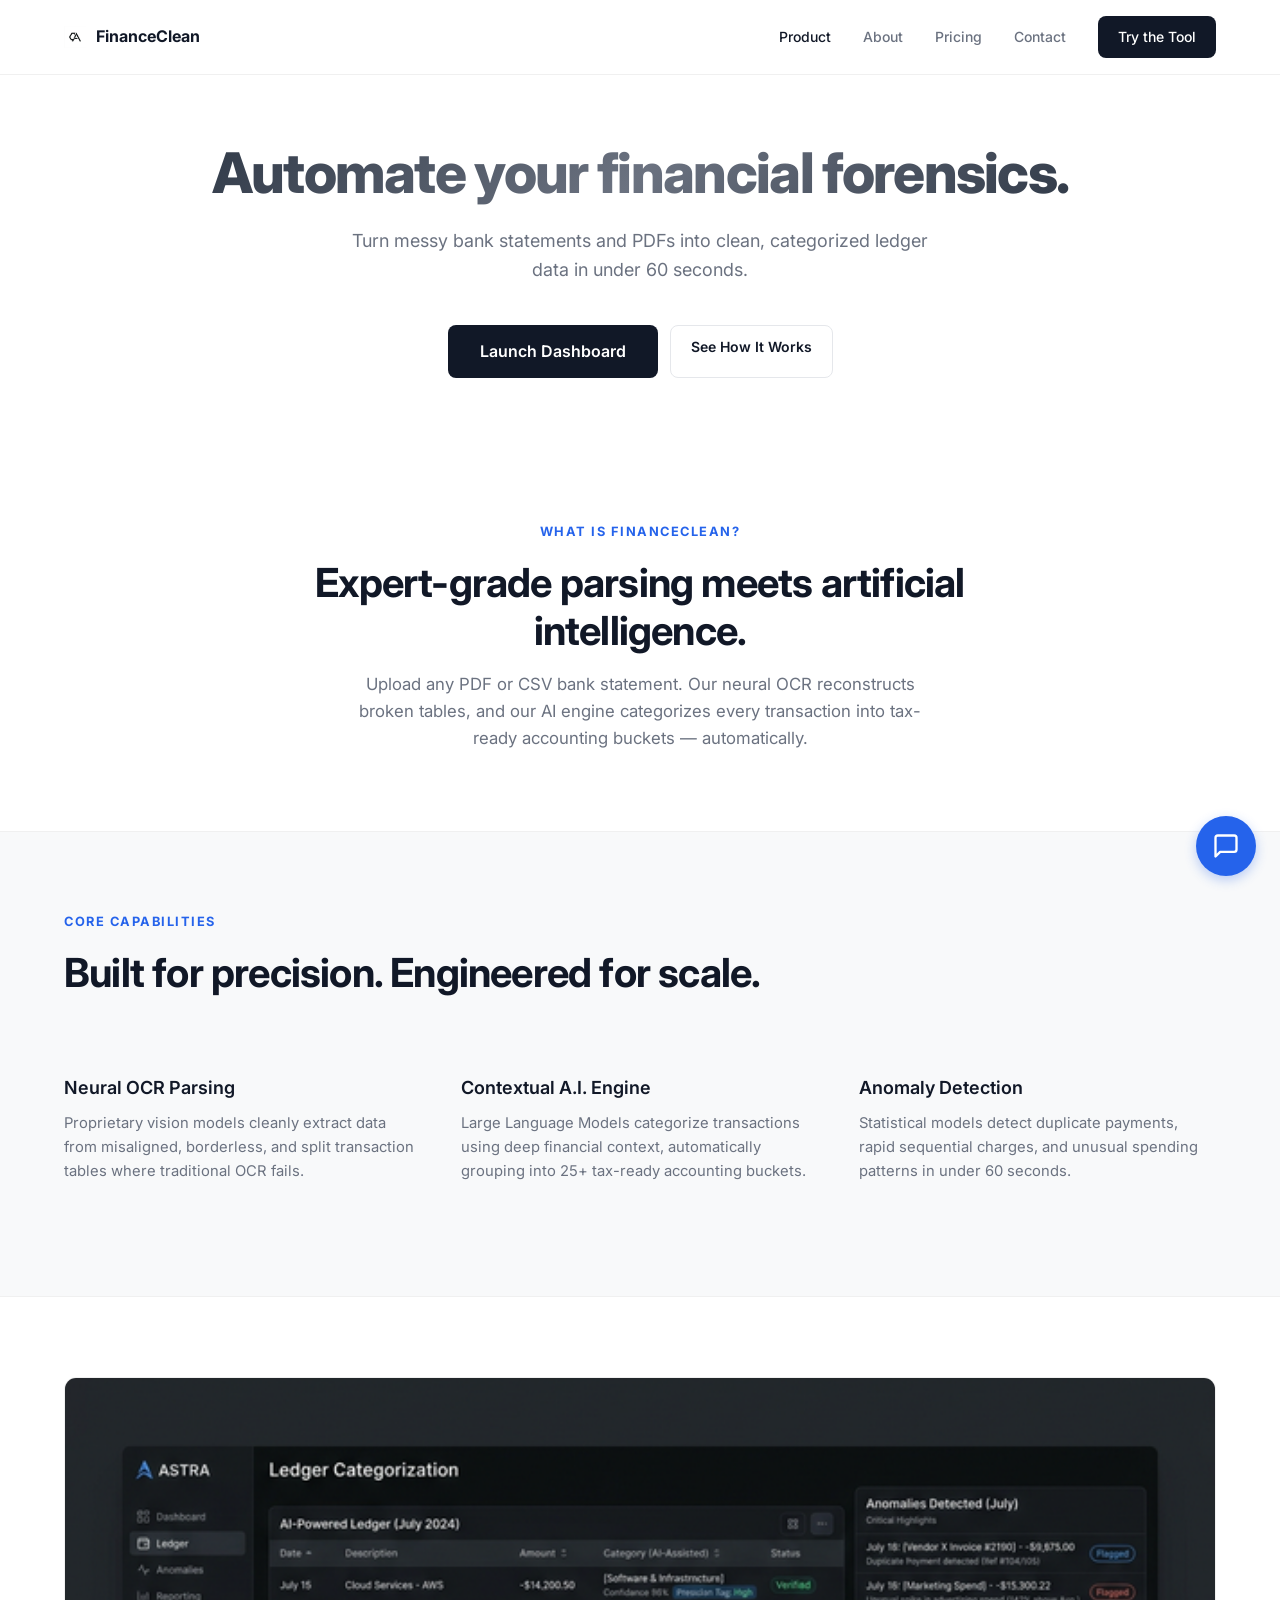
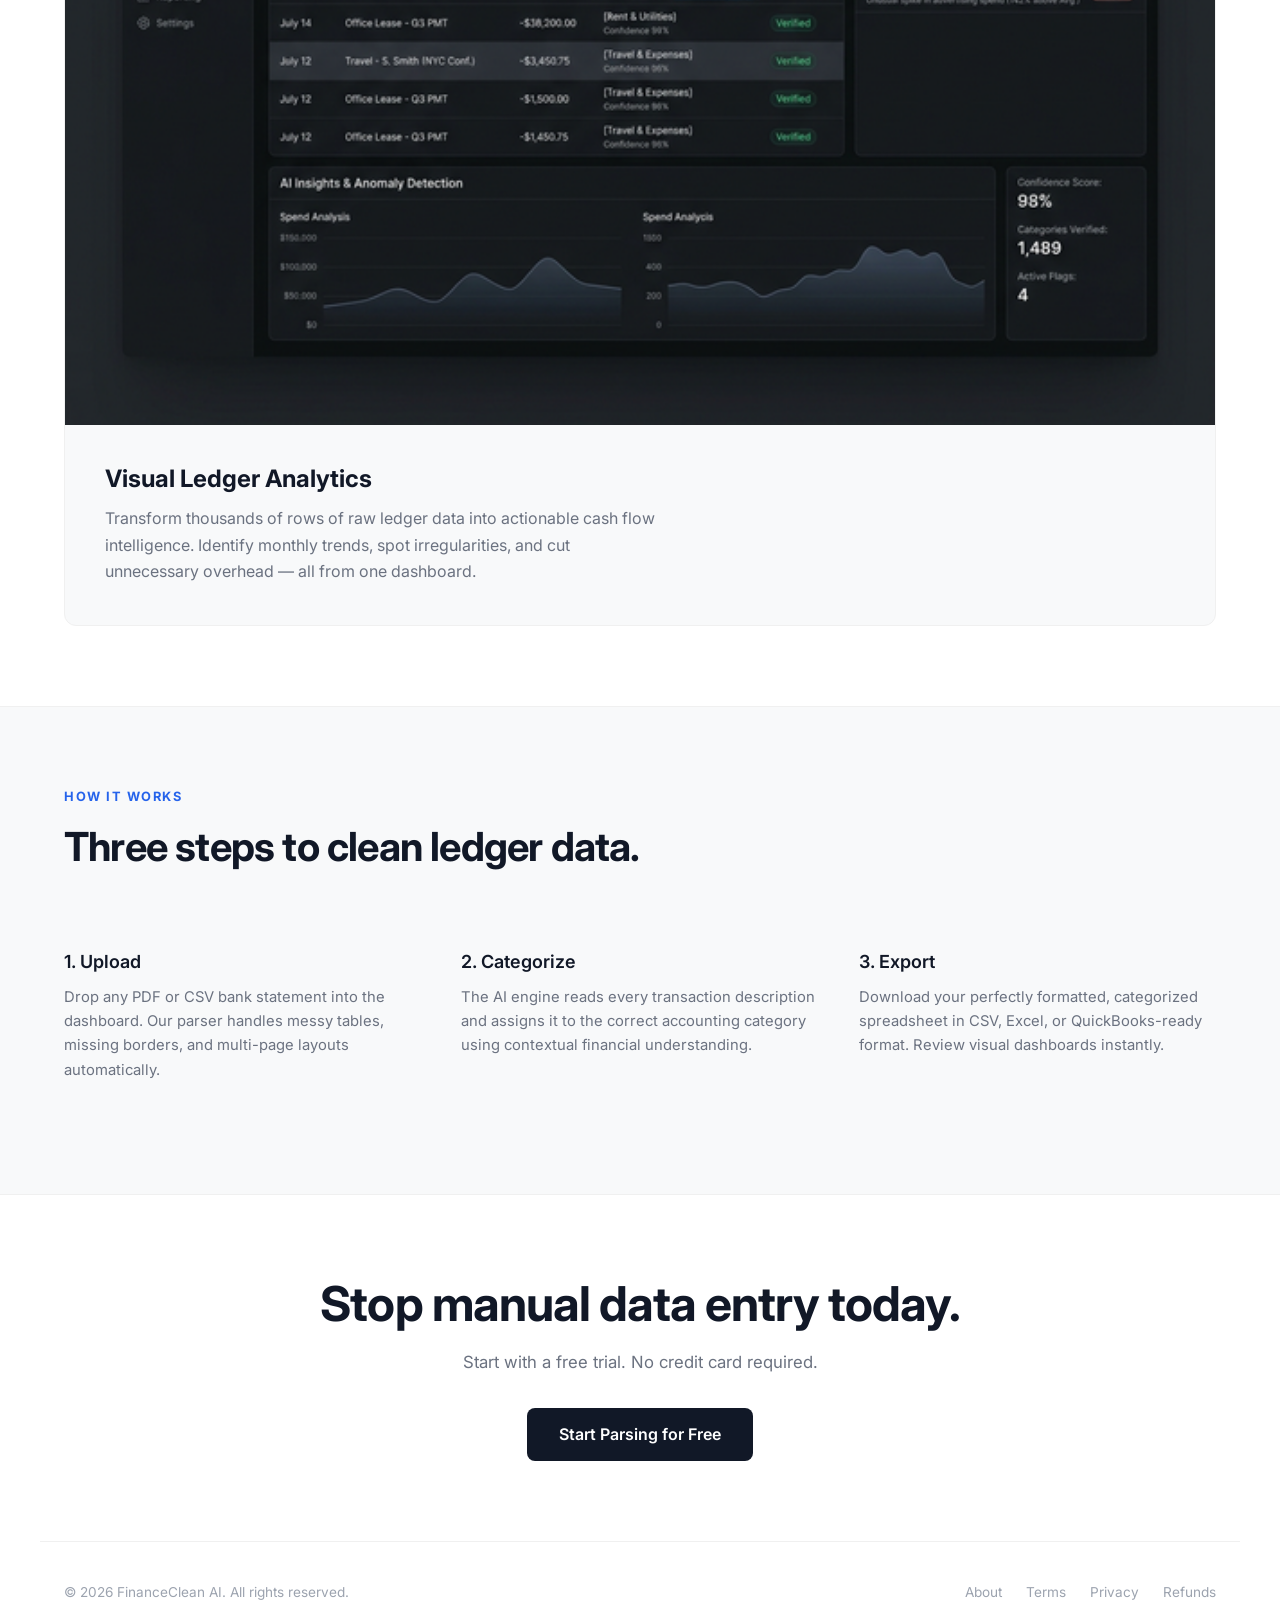
<file: index.html>
<!DOCTYPE html>
<html lang="en">
<head>
    <meta charset="UTF-8">
    <meta name="viewport" content="width=device-width, initial-scale=1.0">
    <link rel="icon" type="image/png" href="assets/img/favicon.png">
    <title>FinanceClean AI — Automated Financial Data Engineering</title>
    <link rel="stylesheet" href="css/style.css">
</head>
<body>

    <!-- Navigation -->
    <div class="nav-wrap">
        <nav class="nav">
            <a href="index.html" class="logo">
                <img src="assets/img/logo.png" alt="FinanceClean AI">
                FinanceClean
            </a>
            <div class="nav-items">
                <a href="index.html" class="active">Product</a>
                <a href="about.html">About</a>
                <a href="pricing.html">Pricing</a>
                <a href="contact.html">Contact</a>
                <a href="tool.html" class="btn-primary">Try the Tool</a>
            </div>
        </nav>
    </div>

    <!-- 1. Hero Section -->
    <header class="hero">
        <h1 class="page-title">Automate your financial forensics.</h1>
        <p class="page-subtitle">
            Turn messy bank statements and PDFs into clean, categorized ledger data in under 60 seconds.
        </p>
        <div class="hero-actions">
            <a href="tool.html" class="btn-primary btn-large">Launch Dashboard</a>
            <a href="#features" class="btn-outline btn-large">See How It Works</a>
        </div>

    </header>

    <!-- 2. Product Explanation -->
    <section class="container">
        <div class="text-center" style="max-width: 700px; margin: 0 auto;">
            <span class="section-label">What is FinanceClean?</span>
            <h2 class="section-title">Expert-grade parsing meets artificial intelligence.</h2>
            <p class="section-description" style="margin: 0 auto;">
                Upload any PDF or CSV bank statement. Our neural OCR reconstructs broken tables, and our AI engine categorizes every transaction into tax-ready accounting buckets — automatically.
            </p>
        </div>
    </section>

    <!-- 3. Features Section -->
    <section id="features" class="container" style="background: var(--bg-light); border-top: 1px solid var(--border-light); border-bottom: 1px solid var(--border-light); max-width: 100%; padding-left: 0; padding-right: 0;">
        <div style="max-width: var(--container); margin: 0 auto; padding: 0 24px;">
            <span class="section-label">Core Capabilities</span>
            <h2 class="section-title" style="margin-bottom: 3rem;">Built for precision. Engineered for scale.</h2>
            <div class="feature-grid">
                <div class="feature-card">
                    <h3>Neural OCR Parsing</h3>
                    <p>Proprietary vision models cleanly extract data from misaligned, borderless, and split transaction tables where traditional OCR fails.</p>
                </div>
                <div class="feature-card">
                    <h3>Contextual A.I. Engine</h3>
                    <p>Large Language Models categorize transactions using deep financial context, automatically grouping into 25+ tax-ready accounting buckets.</p>
                </div>
                <div class="feature-card">
                    <h3>Anomaly Detection</h3>
                    <p>Statistical models detect duplicate payments, rapid sequential charges, and unusual spending patterns in under 60 seconds.</p>
                </div>
            </div>
        </div>
    </section>

    <!-- 4. Benefits Section (single image) -->
    <section class="container">
        <div class="product-card">
            <img src="assets/img/mockup_dashboard_wide.png" alt="AI Ledger Analytics Dashboard" loading="lazy">
            <div class="product-card-body">
                <h3>Visual Ledger Analytics</h3>
                <p>Transform thousands of rows of raw ledger data into actionable cash flow intelligence. Identify monthly trends, spot irregularities, and cut unnecessary overhead — all from one dashboard.</p>
            </div>
        </div>
    </section>

    <!-- 5. How It Works -->
    <section class="container" style="background: var(--bg-light); border-top: 1px solid var(--border-light); border-bottom: 1px solid var(--border-light); max-width: 100%; padding-left: 0; padding-right: 0;">
        <div style="max-width: var(--container); margin: 0 auto; padding: 0 24px;">
            <span class="section-label">How It Works</span>
            <h2 class="section-title" style="margin-bottom: 3rem;">Three steps to clean ledger data.</h2>
            <div class="feature-grid">
                <div class="feature-card">
                    <h3>1. Upload</h3>
                    <p>Drop any PDF or CSV bank statement into the dashboard. Our parser handles messy tables, missing borders, and multi-page layouts automatically.</p>
                </div>
                <div class="feature-card">
                    <h3>2. Categorize</h3>
                    <p>The AI engine reads every transaction description and assigns it to the correct accounting category using contextual financial understanding.</p>
                </div>
                <div class="feature-card">
                    <h3>3. Export</h3>
                    <p>Download your perfectly formatted, categorized spreadsheet in CSV, Excel, or QuickBooks-ready format. Review visual dashboards instantly.</p>
                </div>
            </div>
        </div>
    </section>

    <!-- 6. Call To Action -->
    <section class="container text-center">
        <h2 class="section-title" style="font-size: clamp(2rem, 5vw, 3rem);">Stop manual data entry today.</h2>
        <p class="section-description" style="margin: 0 auto 2rem;">Start with a free trial. No credit card required.</p>
        <a href="tool.html" class="btn-primary btn-large">Start Parsing for Free</a>
    </section>

    <!-- 7. Footer -->
    <footer>
        <div>&copy; 2026 FinanceClean AI. All rights reserved.</div>
        <div class="f-links">
            <a href="about.html">About</a>
            <a href="terms.html">Terms</a>
            <a href="privacy.html">Privacy</a>
            <a href="refund.html">Refunds</a>
        </div>
    </footer>

    <script src="chatbot.js?v=3"></script>
</body>
</html>
</file>
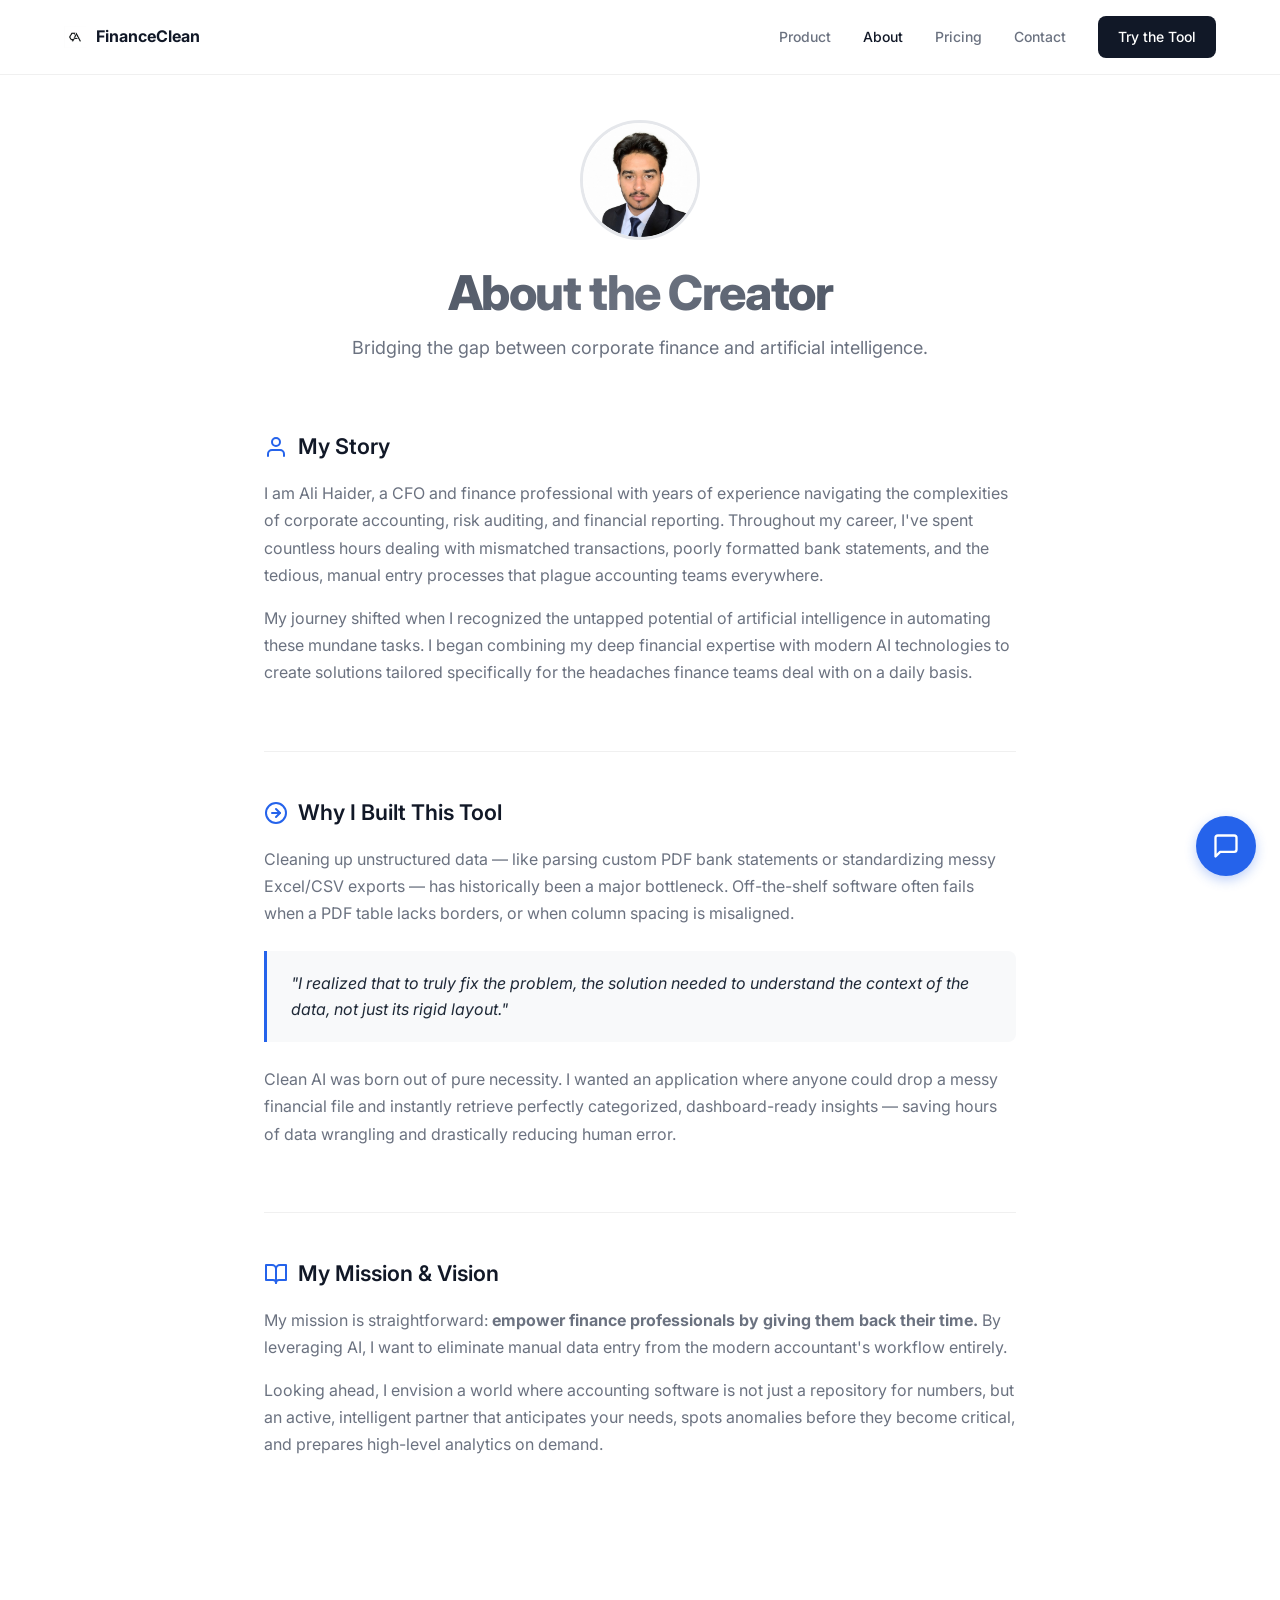
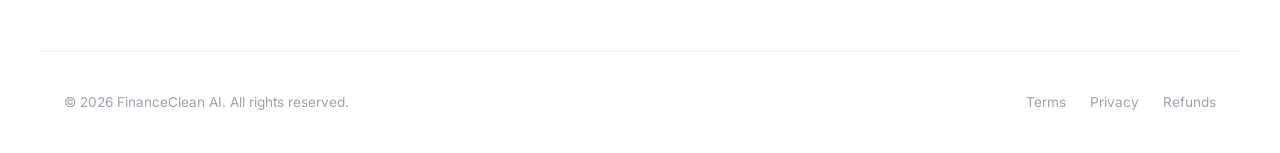
<file: about.html>
<!DOCTYPE html>
<html lang="en">
<head>
    <meta charset="UTF-8">
    <meta name="viewport" content="width=device-width, initial-scale=1.0">
    <link rel="icon" type="image/png" href="assets/img/favicon.png">
    <title>About — FinanceClean AI</title>
    <link rel="stylesheet" href="css/style.css">
</head>
<body>
    <div class="nav-wrap">
        <nav class="nav">
            <a href="index.html" class="logo"><img src="assets/img/logo.png" alt="FinanceClean AI"> FinanceClean</a>
            <div class="nav-items">
                <a href="index.html">Product</a>
                <a href="about.html" class="active">About</a>
                <a href="pricing.html">Pricing</a>
                <a href="contact.html">Contact</a>
                <a href="tool.html" class="btn-primary">Try the Tool</a>
            </div>
        </nav>
    </div>

    <header class="page-header">
        <img src="assets/img/profile_pic_circular.png" alt="Ali Haider" style="width: 120px; height: 120px; border-radius: 50%; object-fit: cover; margin: 0 auto 1.5rem; border: 3px solid var(--border);" loading="lazy">
        <h1 class="page-title">About the Creator</h1>
        <p class="page-subtitle" style="margin: 0.75rem auto 0;">Bridging the gap between corporate finance and artificial intelligence.</p>
    </header>

    <main class="container container-narrow" style="padding-top: 2rem;">
        <div class="content-block">
            <h2>
                <svg width="24" height="24" viewBox="0 0 24 24" fill="none" stroke="currentColor" stroke-width="2" stroke-linecap="round" stroke-linejoin="round"><path d="M20 21v-2a4 4 0 0 0-4-4H8a4 4 0 0 0-4 4v2"></path><circle cx="12" cy="7" r="4"></circle></svg>
                My Story
            </h2>
            <p>I am Ali Haider, a CFO and finance professional with years of experience navigating the complexities of corporate accounting, risk auditing, and financial reporting. Throughout my career, I've spent countless hours dealing with mismatched transactions, poorly formatted bank statements, and the tedious, manual entry processes that plague accounting teams everywhere.</p>
            <p>My journey shifted when I recognized the untapped potential of artificial intelligence in automating these mundane tasks. I began combining my deep financial expertise with modern AI technologies to create solutions tailored specifically for the headaches finance teams deal with on a daily basis.</p>
        </div>

        <div class="content-block">
            <h2>
                <svg width="24" height="24" viewBox="0 0 24 24" fill="none" stroke="currentColor" stroke-width="2" stroke-linecap="round" stroke-linejoin="round"><circle cx="12" cy="12" r="10"></circle><polyline points="12 16 16 12 12 8"></polyline><line x1="8" y1="12" x2="16" y2="12"></line></svg>
                Why I Built This Tool
            </h2>
            <p>Cleaning up unstructured data — like parsing custom PDF bank statements or standardizing messy Excel/CSV exports — has historically been a major bottleneck. Off-the-shelf software often fails when a PDF table lacks borders, or when column spacing is misaligned.</p>
            <div class="highlight-quote">
                "I realized that to truly fix the problem, the solution needed to understand the context of the data, not just its rigid layout."
            </div>
            <p>Clean AI was born out of pure necessity. I wanted an application where anyone could drop a messy financial file and instantly retrieve perfectly categorized, dashboard-ready insights — saving hours of data wrangling and drastically reducing human error.</p>
        </div>

        <div class="content-block">
            <h2>
                <svg width="24" height="24" viewBox="0 0 24 24" fill="none" stroke="currentColor" stroke-width="2" stroke-linecap="round" stroke-linejoin="round"><path d="M2 3h6a4 4 0 0 1 4 4v14a3 3 0 0 0-3-3H2z"></path><path d="M22 3h-6a4 4 0 0 0-4 4v14a3 3 0 0 1 3-3h7z"></path></svg>
                My Mission &amp; Vision
            </h2>
            <p>My mission is straightforward: <strong>empower finance professionals by giving them back their time.</strong> By leveraging AI, I want to eliminate manual data entry from the modern accountant's workflow entirely.</p>
            <p>Looking ahead, I envision a world where accounting software is not just a repository for numbers, but an active, intelligent partner that anticipates your needs, spots anomalies before they become critical, and prepares high-level analytics on demand.</p>
        </div>
    </main>

    <footer>
        <div>&copy; 2026 FinanceClean AI. All rights reserved.</div>
        <div class="f-links"><a href="terms.html">Terms</a><a href="privacy.html">Privacy</a><a href="refund.html">Refunds</a></div>
    </footer>
    <script src="chatbot.js?v=3"></script>
</body>
</html>
</file>
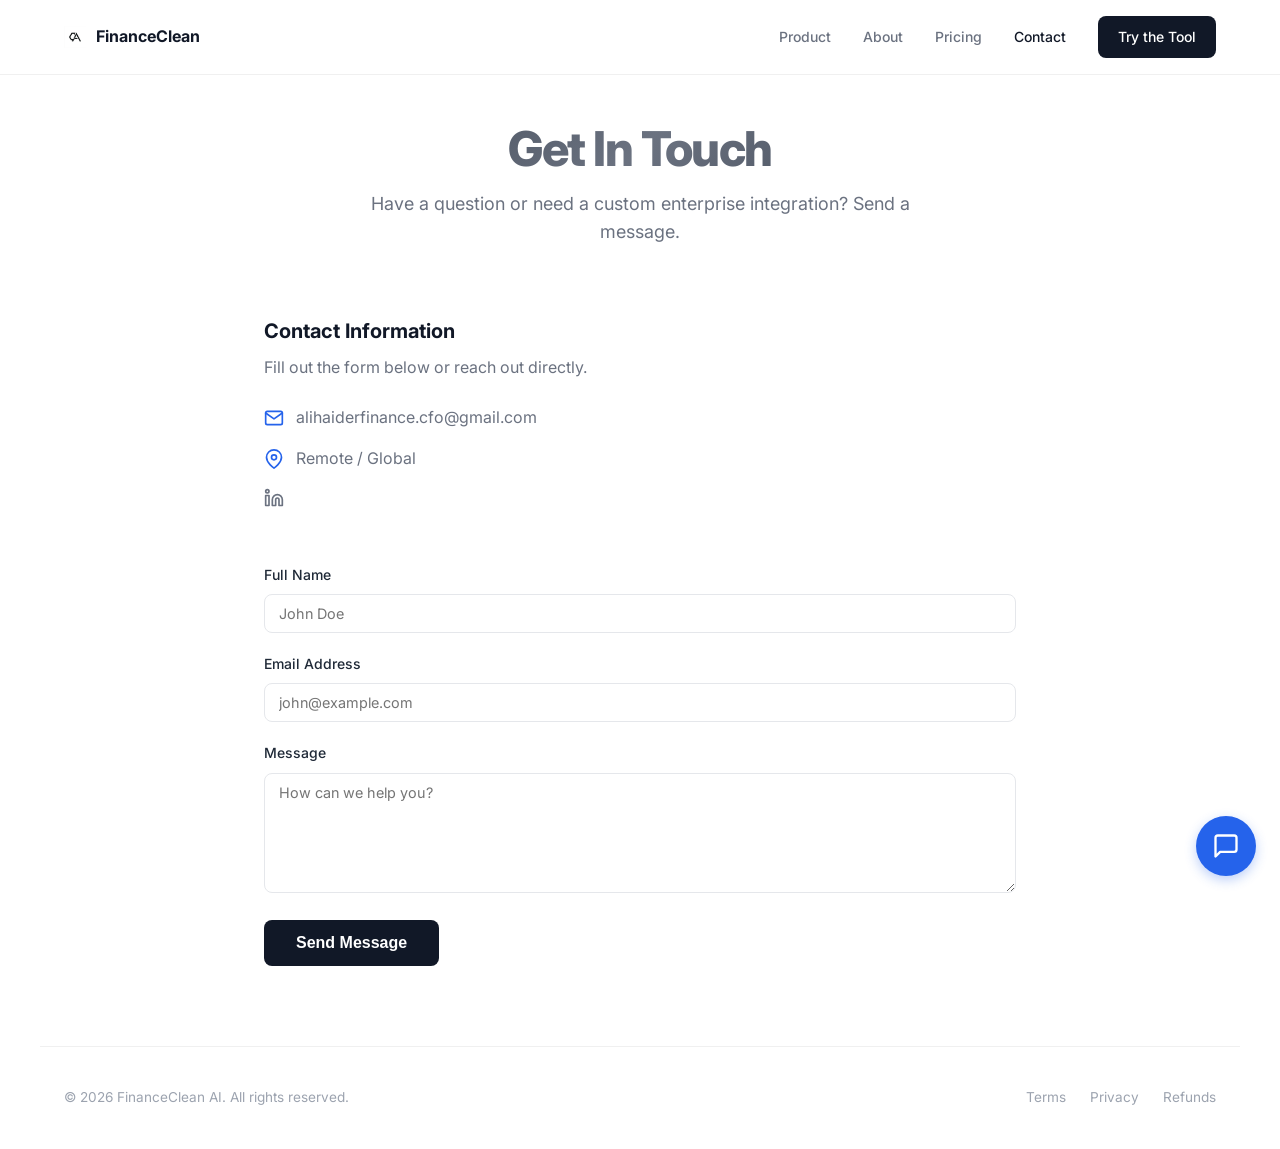
<file: contact.html>
<!DOCTYPE html>
<html lang="en">
<head>
    <meta charset="UTF-8">
    <meta name="viewport" content="width=device-width, initial-scale=1.0">
    <link rel="icon" type="image/png" href="assets/img/favicon.png">
    <title>Contact — FinanceClean AI</title>
    <link rel="stylesheet" href="css/style.css">
</head>
<body>
    <div class="nav-wrap">
        <nav class="nav">
            <a href="index.html" class="logo"><img src="assets/img/logo.png" alt="FinanceClean AI"> FinanceClean</a>
            <div class="nav-items">
                <a href="index.html">Product</a>
                <a href="about.html">About</a>
                <a href="pricing.html">Pricing</a>
                <a href="contact.html" class="active">Contact</a>
                <a href="tool.html" class="btn-primary">Try the Tool</a>
            </div>
        </nav>
    </div>

    <header class="page-header">
        <h1 class="page-title">Get In Touch</h1>
        <p class="page-subtitle" style="margin: 0.75rem auto 0;">Have a question or need a custom enterprise integration? Send a message.</p>
    </header>

    <main class="container container-narrow" style="padding-top: 2rem;">
        <div class="contact-info">
            <h3>Contact Information</h3>
            <p>Fill out the form below or reach out directly.</p>
            <div class="info-item">
                <svg width="20" height="20" viewBox="0 0 24 24" fill="none" stroke="currentColor" stroke-width="2" stroke-linecap="round" stroke-linejoin="round"><path d="M4 4h16c1.1 0 2 .9 2 2v12c0 1.1-.9 2-2 2H4c-1.1 0-2-.9-2-2V6c0-1.1.9-2 2-2z"></path><polyline points="22,6 12,13 2,6"></polyline></svg>
                <span>alihaiderfinance.cfo@gmail.com</span>
            </div>
            <div class="info-item">
                <svg width="20" height="20" viewBox="0 0 24 24" fill="none" stroke="currentColor" stroke-width="2" stroke-linecap="round" stroke-linejoin="round"><path d="M21 10c0 7-9 13-9 13s-9-6-9-13a9 9 0 0 1 18 0z"></path><circle cx="12" cy="10" r="3"></circle></svg>
                <span>Remote / Global</span>
            </div>
            <div class="social-links" style="margin-top: 1rem;">
                <a href="https://www.linkedin.com/in/ali-haider-accountant/" aria-label="LinkedIn">
                    <svg width="20" height="20" viewBox="0 0 24 24" fill="none" stroke="currentColor" stroke-width="2" stroke-linecap="round" stroke-linejoin="round"><path d="M16 8a6 6 0 0 1 6 6v7h-4v-7a2 2 0 0 0-2-2 2 2 0 0 0-2 2v7h-4v-7a6 6 0 0 1 6-6z"></path><rect x="2" y="9" width="4" height="12"></rect><circle cx="4" cy="4" r="2"></circle></svg>
                </a>
            </div>
        </div>

        <form id="contact-form">
            <div class="form-group">
                <label for="name" class="form-label">Full Name</label>
                <input type="text" id="name" name="name" class="form-control" placeholder="John Doe" required>
            </div>
            <div class="form-group">
                <label for="email" class="form-label">Email Address</label>
                <input type="email" id="email" name="email" class="form-control" placeholder="john@example.com" required>
            </div>
            <div class="form-group">
                <label for="message" class="form-label">Message</label>
                <textarea id="message" name="message" class="form-control" placeholder="How can we help you?" required></textarea>
            </div>
            <button type="submit" id="submit-btn" class="btn-primary btn-large">Send Message</button>
        </form>
        <div id="form-success" style="display:none; margin-top:1.5rem; padding:1rem; background:#ecfdf5; border:1px solid #6ee7b7; border-radius:8px; color:#065f46; font-weight:500; text-align:center;">
            ✅ Message sent successfully! Ali will get back to you shortly.
        </div>
        <div id="form-error" style="display:none; margin-top:1.5rem; padding:1rem; background:#fef2f2; border:1px solid #fca5a5; border-radius:8px; color:#991b1b; font-weight:500; text-align:center;">
            ❌ Something went wrong. Please email alihaiderfinance.cfo@gmail.com directly.
        </div>

        <script>
            document.getElementById('contact-form').addEventListener('submit', async function(e) {
                e.preventDefault();
                var btn = document.getElementById('submit-btn');
                btn.textContent = 'Sending...';
                btn.disabled = true;
                document.getElementById('form-success').style.display = 'none';
                document.getElementById('form-error').style.display = 'none';
                try {
                    var response = await fetch('https://formspree.io/f/mqeykwne', {
                        method: 'POST',
                        headers: { 'Accept': 'application/json', 'Content-Type': 'application/json' },
                        body: JSON.stringify({ name: document.getElementById('name').value, email: document.getElementById('email').value, message: document.getElementById('message').value })
                    });
                    if (response.ok) { document.getElementById('form-success').style.display = 'block'; document.getElementById('contact-form').reset(); }
                    else { document.getElementById('form-error').style.display = 'block'; }
                } catch (err) { document.getElementById('form-error').style.display = 'block'; }
                btn.textContent = 'Send Message';
                btn.disabled = false;
            });
        </script>
    </main>

    <footer>
        <div>&copy; 2026 FinanceClean AI. All rights reserved.</div>
        <div class="f-links"><a href="terms.html">Terms</a><a href="privacy.html">Privacy</a><a href="refund.html">Refunds</a></div>
    </footer>
    <script src="chatbot.js?v=3"></script>
</body>
</html>
</file>
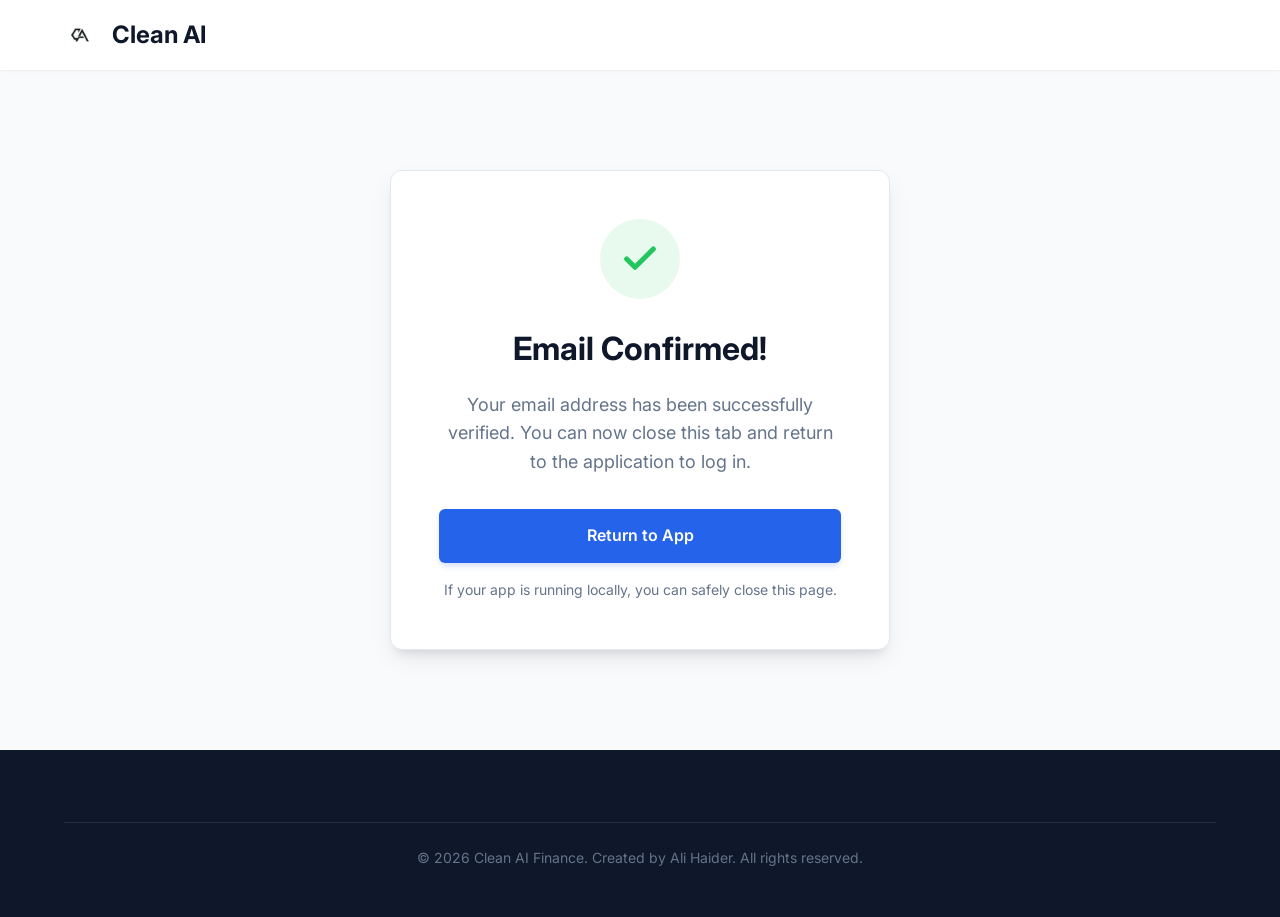
<file: email-confirmed.html>
<!DOCTYPE html>
<html lang="en">
<head>
    <meta charset="UTF-8">
    <meta name="viewport" content="width=device-width, initial-scale=1.0">
    <link rel="icon" type="image/png" href="favicon.png">
    <title>Email Confirmed - Clean AI Finance</title>
    <link href="https://fonts.googleapis.com/css2?family=Inter:wght@300;400;500;600;700&display=swap" rel="stylesheet">
    <style>
        :root {
            --primary-color: #2563eb;
            --primary-hover: #1d4ed8;
            --secondary-color: #0f172a;
            --text-main: #334155;
            --text-light: #64748b;
            --bg-body: #f8fafc;
            --bg-card: #ffffff;
            --font-family: 'Inter', sans-serif;
            --border-color: #e2e8f0;
        }

        * { margin: 0; padding: 0; box-sizing: border-box; }
        body { font-family: var(--font-family); color: var(--text-main); background-color: var(--bg-body); line-height: 1.6; display: flex; flex-direction: column; min-height: 100vh; }
        a { text-decoration: none; color: inherit; transition: all 0.3s ease; }

        .navbar { background-color: #ffffff; box-shadow: 0 1px 3px rgba(0,0,0,0.05); padding: 1rem 5%; display: flex; justify-content: space-between; align-items: center; }
        .nav-brand { font-size: 1.5rem; font-weight: 700; color: var(--secondary-color); display: flex; align-items: center; gap: 0.5rem; }
        
        .confirmation-box {
            max-width: 500px;
            margin: 100px auto;
            text-align: center;
            padding: 3rem;
            background: var(--bg-card);
            border-radius: 12px;
            box-shadow: 0 10px 25px -5px rgba(0, 0, 0, 0.1), 0 8px 10px -6px rgba(0, 0, 0, 0.1);
            border: 1px solid var(--border-color);
        }

        .success-icon {
            display: inline-flex; align-items: center; justify-content: center; width: 80px; height: 80px; background-color: rgba(34, 197, 94, 0.1); color: #22c55e; border-radius: 50%; margin-bottom: 1.5rem;
        }

        .btn { display: inline-block; padding: 0.875rem 1.75rem; border-radius: 6px; font-weight: 600; text-align: center; cursor: pointer; border: none; font-size: 1rem; }
        .btn-primary { background-color: var(--primary-color); color: #ffffff; box-shadow: 0 4px 6px -1px rgba(37, 99, 235, 0.2); }
        .btn-primary:hover { background-color: var(--primary-hover); }

        footer { background-color: var(--secondary-color); color: #ffffff; padding: 3rem 5%; margin-top: auto; text-align: center; }
        .copyright { color: #64748b; font-size: 0.875rem; margin-top: 1.5rem; padding-top: 1.5rem; border-top: 1px solid rgba(255, 255, 255, 0.1); }
    </style>
</head>
<body>
    <nav class="navbar">
        <a href="index.html" class="nav-brand"><img src="logo.png" alt="Clean AI Logo" style="height: 32px; width: auto; margin-right: 8px; vertical-align: middle;"> Clean AI</a>
    </nav>

    <main style="flex: 1;">
        <div class="confirmation-box">
            <div class="success-icon">
                <svg width="40" height="40" viewBox="0 0 24 24" fill="none" stroke="currentColor" stroke-width="3" stroke-linecap="round" stroke-linejoin="round">
                    <polyline points="20 6 9 17 4 12"></polyline>
                </svg>
            </div>
            <h1 style="color: var(--secondary-color); margin-bottom: 1rem; font-size: 2rem;">Email Confirmed!</h1>
            <p style="color: var(--text-light); margin-bottom: 2rem; font-size: 1.125rem;">
                Your email address has been successfully verified. You can now close this tab and return to the application to log in.
            </p>
            <a href="#" id="return-btn" class="btn btn-primary" style="width: 100%;">
                Return to App
            </a>
            <p style="margin-top: 1rem; font-size: 0.875rem; color: var(--text-light);">
                If your app is running locally, you can safely close this page.
            </p>
        </div>
    </main>

    <footer>
        <div class="copyright">
            &copy; 2026 Clean AI Finance. Created by Ali Haider. All rights reserved.
        </div>
    </footer>
    
    <script>
        document.getElementById('return-btn').addEventListener('click', function(e) {
            e.preventDefault();
            window.location.href = "http://localhost:8501";
        });
    </script>
</body>
</html>
</file>
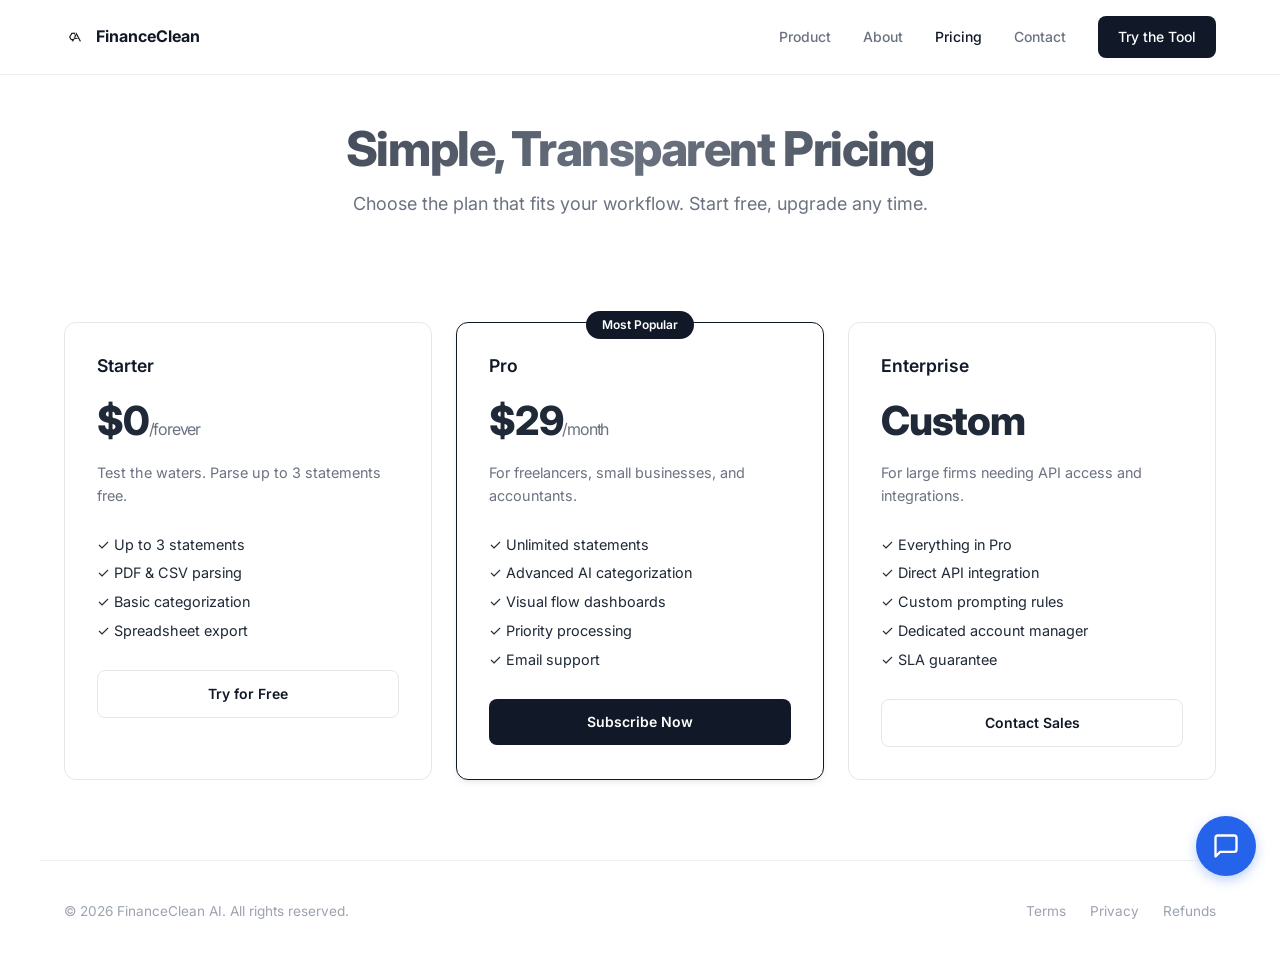
<file: pricing.html>
<!DOCTYPE html>
<html lang="en">
<head>
    <meta charset="UTF-8">
    <meta name="viewport" content="width=device-width, initial-scale=1.0">
    <link rel="icon" type="image/png" href="assets/img/favicon.png">
    <title>Pricing — FinanceClean AI</title>
    <link rel="stylesheet" href="css/style.css">
</head>
<body>
    <div class="nav-wrap">
        <nav class="nav">
            <a href="index.html" class="logo"><img src="assets/img/logo.png" alt="FinanceClean AI"> FinanceClean</a>
            <div class="nav-items">
                <a href="index.html">Product</a>
                <a href="about.html">About</a>
                <a href="pricing.html" class="active">Pricing</a>
                <a href="contact.html">Contact</a>
                <a href="tool.html" class="btn-primary">Try the Tool</a>
            </div>
        </nav>
    </div>

    <header class="page-header">
        <h1 class="page-title">Simple, Transparent Pricing</h1>
        <p class="page-subtitle" style="margin: 0.75rem auto 0;">Choose the plan that fits your workflow. Start free, upgrade any time.</p>
    </header>

    <main class="container" style="padding-top: 2rem;">
        <div class="pricing-grid">
            <div class="pricing-card">
                <h3 class="plan-name">Starter</h3>
                <div class="plan-price">$0<span>/forever</span></div>
                <p class="plan-desc">Test the waters. Parse up to 3 statements free.</p>
                <ul class="plan-features">
                    <li>✓ Up to 3 statements</li>
                    <li>✓ PDF &amp; CSV parsing</li>
                    <li>✓ Basic categorization</li>
                    <li>✓ Spreadsheet export</li>
                </ul>
                <a href="tool.html" class="btn-outline btn-full">Try for Free</a>
            </div>

            <div class="pricing-card popular">
                <div class="popular-badge">Most Popular</div>
                <h3 class="plan-name">Pro</h3>
                <div class="plan-price">$29<span>/month</span></div>
                <p class="plan-desc">For freelancers, small businesses, and accountants.</p>
                <ul class="plan-features">
                    <li>✓ Unlimited statements</li>
                    <li>✓ Advanced AI categorization</li>
                    <li>✓ Visual flow dashboards</li>
                    <li>✓ Priority processing</li>
                    <li>✓ Email support</li>
                </ul>
                <a href="tool.html" class="btn-primary btn-full">Subscribe Now</a>
            </div>

            <div class="pricing-card">
                <h3 class="plan-name">Enterprise</h3>
                <div class="plan-price">Custom</div>
                <p class="plan-desc">For large firms needing API access and integrations.</p>
                <ul class="plan-features">
                    <li>✓ Everything in Pro</li>
                    <li>✓ Direct API integration</li>
                    <li>✓ Custom prompting rules</li>
                    <li>✓ Dedicated account manager</li>
                    <li>✓ SLA guarantee</li>
                </ul>
                <a href="contact.html" class="btn-outline btn-full">Contact Sales</a>
            </div>
        </div>
    </main>

    <footer>
        <div>&copy; 2026 FinanceClean AI. All rights reserved.</div>
        <div class="f-links"><a href="terms.html">Terms</a><a href="privacy.html">Privacy</a><a href="refund.html">Refunds</a></div>
    </footer>
    <script src="chatbot.js?v=3"></script>
</body>
</html>
</file>
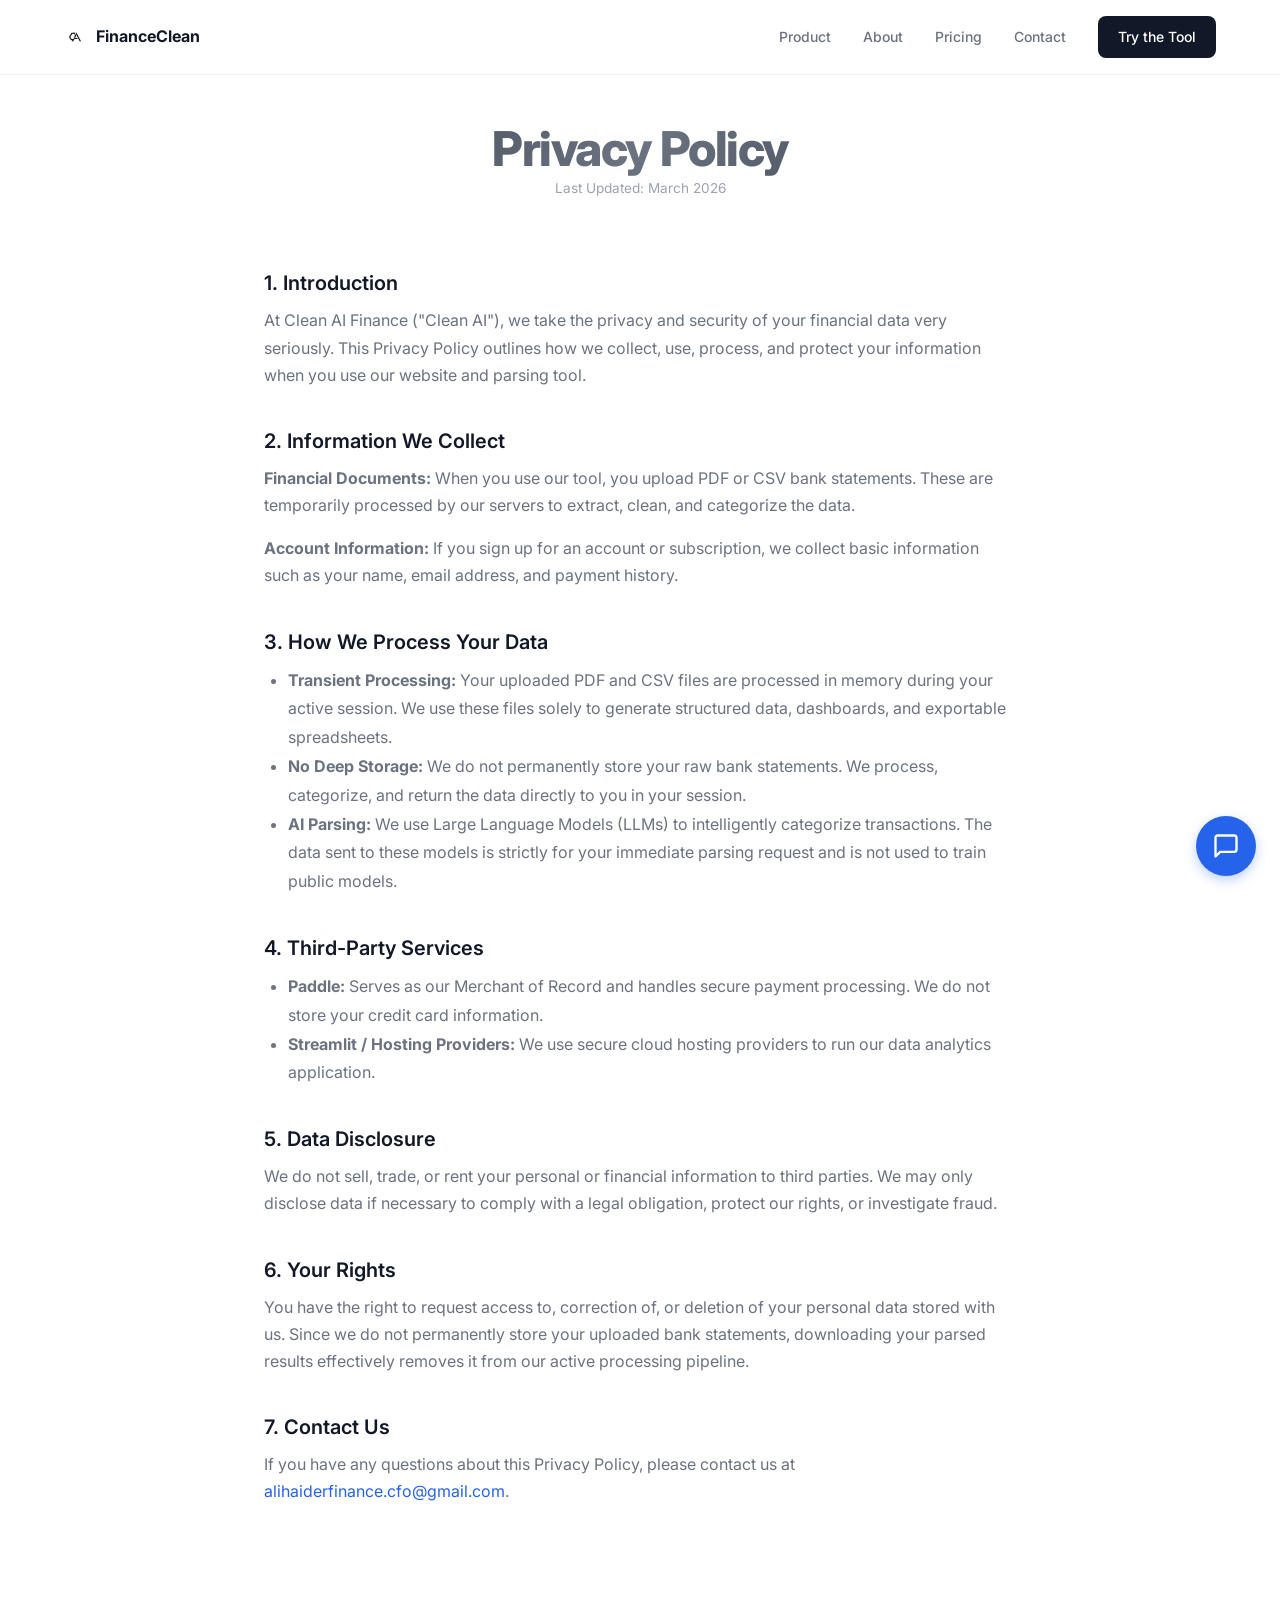
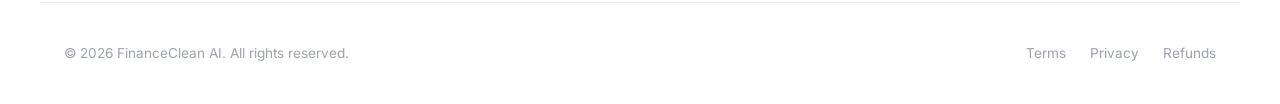
<file: privacy.html>
<!DOCTYPE html>
<html lang="en">
<head>
    <meta charset="UTF-8">
    <meta name="viewport" content="width=device-width, initial-scale=1.0">
    <link rel="icon" type="image/png" href="assets/img/favicon.png">
    <title>Privacy Policy — FinanceClean AI</title>
    <link rel="stylesheet" href="css/style.css">
</head>
<body>
    <div class="nav-wrap">
        <nav class="nav">
            <a href="index.html" class="logo"><img src="assets/img/logo.png" alt="FinanceClean AI"> FinanceClean</a>
            <div class="nav-items">
                <a href="index.html">Product</a>
                <a href="about.html">About</a>
                <a href="pricing.html">Pricing</a>
                <a href="contact.html">Contact</a>
                <a href="tool.html" class="btn-primary">Try the Tool</a>
            </div>
        </nav>
    </div>

    <header class="page-header">
        <h1 class="page-title">Privacy Policy</h1>
        <p class="last-updated">Last Updated: March 2026</p>
    </header>

    <main class="container container-narrow" style="padding-top: 2rem;">
        <div class="legal-content">
            <h2>1. Introduction</h2>
            <p>At Clean AI Finance ("Clean AI"), we take the privacy and security of your financial data very seriously. This Privacy Policy outlines how we collect, use, process, and protect your information when you use our website and parsing tool.</p>

            <h2>2. Information We Collect</h2>
            <p><strong>Financial Documents:</strong> When you use our tool, you upload PDF or CSV bank statements. These are temporarily processed by our servers to extract, clean, and categorize the data.</p>
            <p><strong>Account Information:</strong> If you sign up for an account or subscription, we collect basic information such as your name, email address, and payment history.</p>

            <h2>3. How We Process Your Data</h2>
            <ul>
                <li><strong>Transient Processing:</strong> Your uploaded PDF and CSV files are processed in memory during your active session. We use these files solely to generate structured data, dashboards, and exportable spreadsheets.</li>
                <li><strong>No Deep Storage:</strong> We do not permanently store your raw bank statements. We process, categorize, and return the data directly to you in your session.</li>
                <li><strong>AI Parsing:</strong> We use Large Language Models (LLMs) to intelligently categorize transactions. The data sent to these models is strictly for your immediate parsing request and is not used to train public models.</li>
            </ul>

            <h2>4. Third-Party Services</h2>
            <ul>
                <li><strong>Paddle:</strong> Serves as our Merchant of Record and handles secure payment processing. We do not store your credit card information.</li>
                <li><strong>Streamlit / Hosting Providers:</strong> We use secure cloud hosting providers to run our data analytics application.</li>
            </ul>

            <h2>5. Data Disclosure</h2>
            <p>We do not sell, trade, or rent your personal or financial information to third parties. We may only disclose data if necessary to comply with a legal obligation, protect our rights, or investigate fraud.</p>

            <h2>6. Your Rights</h2>
            <p>You have the right to request access to, correction of, or deletion of your personal data stored with us. Since we do not permanently store your uploaded bank statements, downloading your parsed results effectively removes it from our active processing pipeline.</p>

            <h2>7. Contact Us</h2>
            <p>If you have any questions about this Privacy Policy, please contact us at <a href="mailto:alihaiderfinance.cfo@gmail.com">alihaiderfinance.cfo@gmail.com</a>.</p>
        </div>
    </main>

    <footer>
        <div>&copy; 2026 FinanceClean AI. All rights reserved.</div>
        <div class="f-links"><a href="terms.html">Terms</a><a href="privacy.html">Privacy</a><a href="refund.html">Refunds</a></div>
    </footer>
    <script src="chatbot.js?v=3"></script>
</body>
</html>
</file>
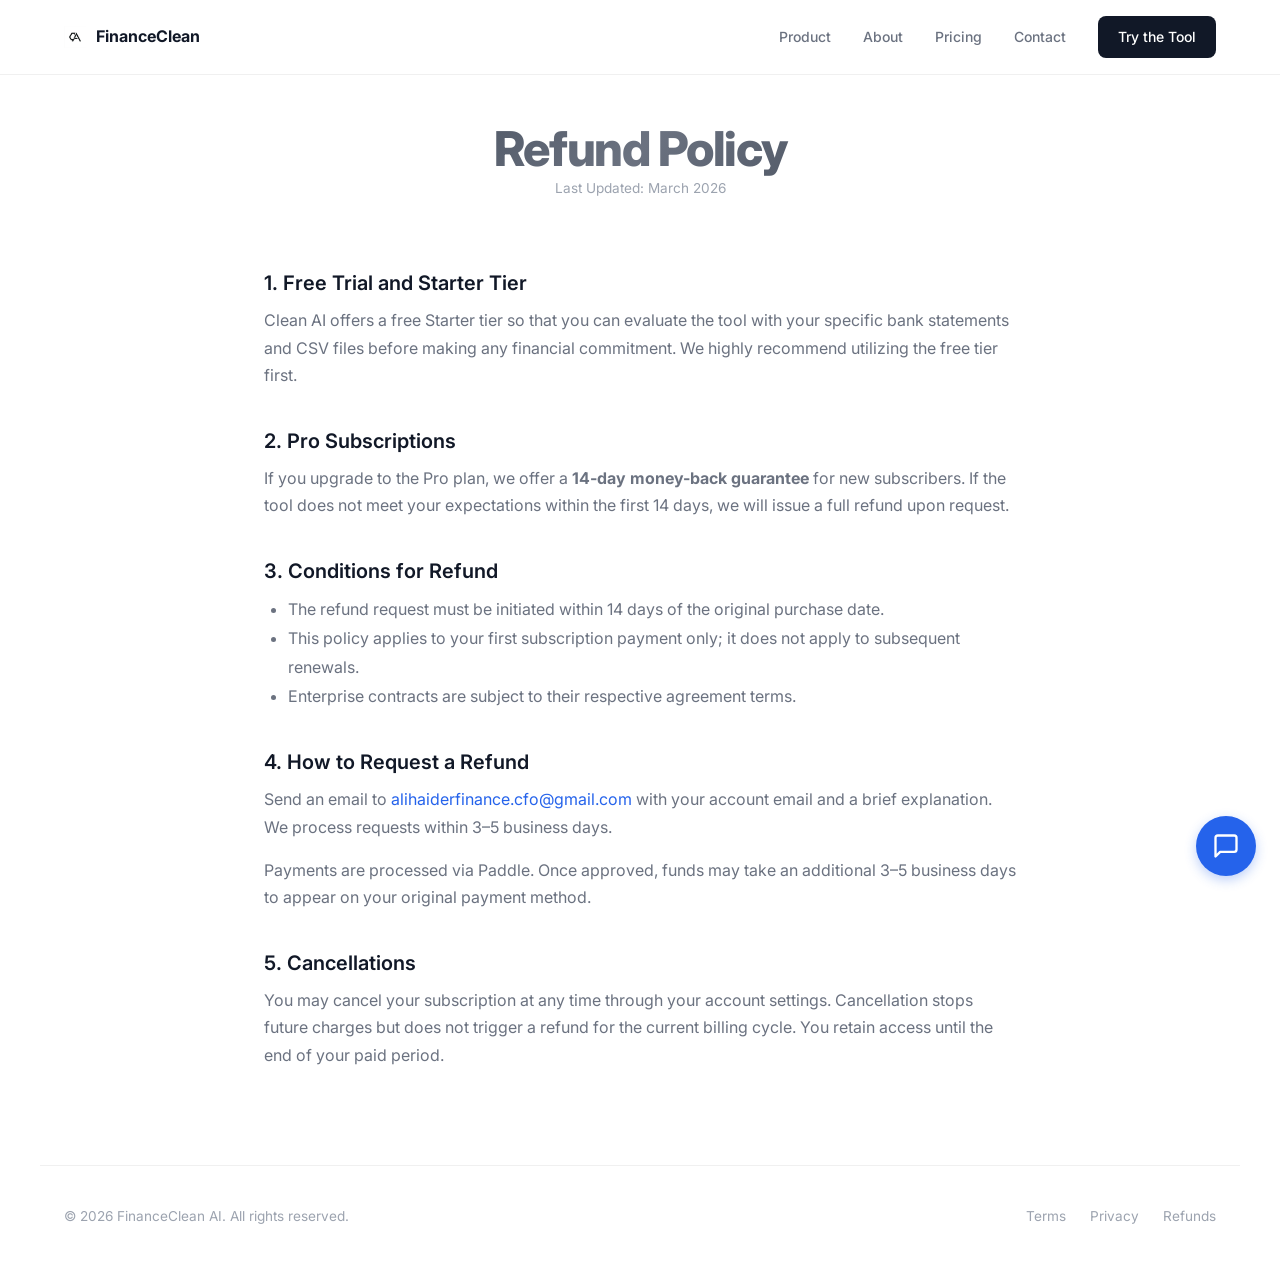
<file: refund.html>
<!DOCTYPE html>
<html lang="en">
<head>
    <meta charset="UTF-8">
    <meta name="viewport" content="width=device-width, initial-scale=1.0">
    <link rel="icon" type="image/png" href="assets/img/favicon.png">
    <title>Refund Policy — FinanceClean AI</title>
    <link rel="stylesheet" href="css/style.css">
</head>
<body>
    <div class="nav-wrap">
        <nav class="nav">
            <a href="index.html" class="logo"><img src="assets/img/logo.png" alt="FinanceClean AI"> FinanceClean</a>
            <div class="nav-items">
                <a href="index.html">Product</a>
                <a href="about.html">About</a>
                <a href="pricing.html">Pricing</a>
                <a href="contact.html">Contact</a>
                <a href="tool.html" class="btn-primary">Try the Tool</a>
            </div>
        </nav>
    </div>

    <header class="page-header">
        <h1 class="page-title">Refund Policy</h1>
        <p class="last-updated">Last Updated: March 2026</p>
    </header>

    <main class="container container-narrow" style="padding-top: 2rem;">
        <div class="legal-content">
            <h2>1. Free Trial and Starter Tier</h2>
            <p>Clean AI offers a free Starter tier so that you can evaluate the tool with your specific bank statements and CSV files before making any financial commitment. We highly recommend utilizing the free tier first.</p>

            <h2>2. Pro Subscriptions</h2>
            <p>If you upgrade to the Pro plan, we offer a <strong>14-day money-back guarantee</strong> for new subscribers. If the tool does not meet your expectations within the first 14 days, we will issue a full refund upon request.</p>

            <h2>3. Conditions for Refund</h2>
            <ul>
                <li>The refund request must be initiated within 14 days of the original purchase date.</li>
                <li>This policy applies to your first subscription payment only; it does not apply to subsequent renewals.</li>
                <li>Enterprise contracts are subject to their respective agreement terms.</li>
            </ul>

            <h2>4. How to Request a Refund</h2>
            <p>Send an email to <a href="mailto:alihaiderfinance.cfo@gmail.com">alihaiderfinance.cfo@gmail.com</a> with your account email and a brief explanation. We process requests within 3–5 business days.</p>
            <p>Payments are processed via Paddle. Once approved, funds may take an additional 3–5 business days to appear on your original payment method.</p>

            <h2>5. Cancellations</h2>
            <p>You may cancel your subscription at any time through your account settings. Cancellation stops future charges but does not trigger a refund for the current billing cycle. You retain access until the end of your paid period.</p>
        </div>
    </main>

    <footer>
        <div>&copy; 2026 FinanceClean AI. All rights reserved.</div>
        <div class="f-links"><a href="terms.html">Terms</a><a href="privacy.html">Privacy</a><a href="refund.html">Refunds</a></div>
    </footer>
    <script src="chatbot.js?v=3"></script>
</body>
</html>
</file>
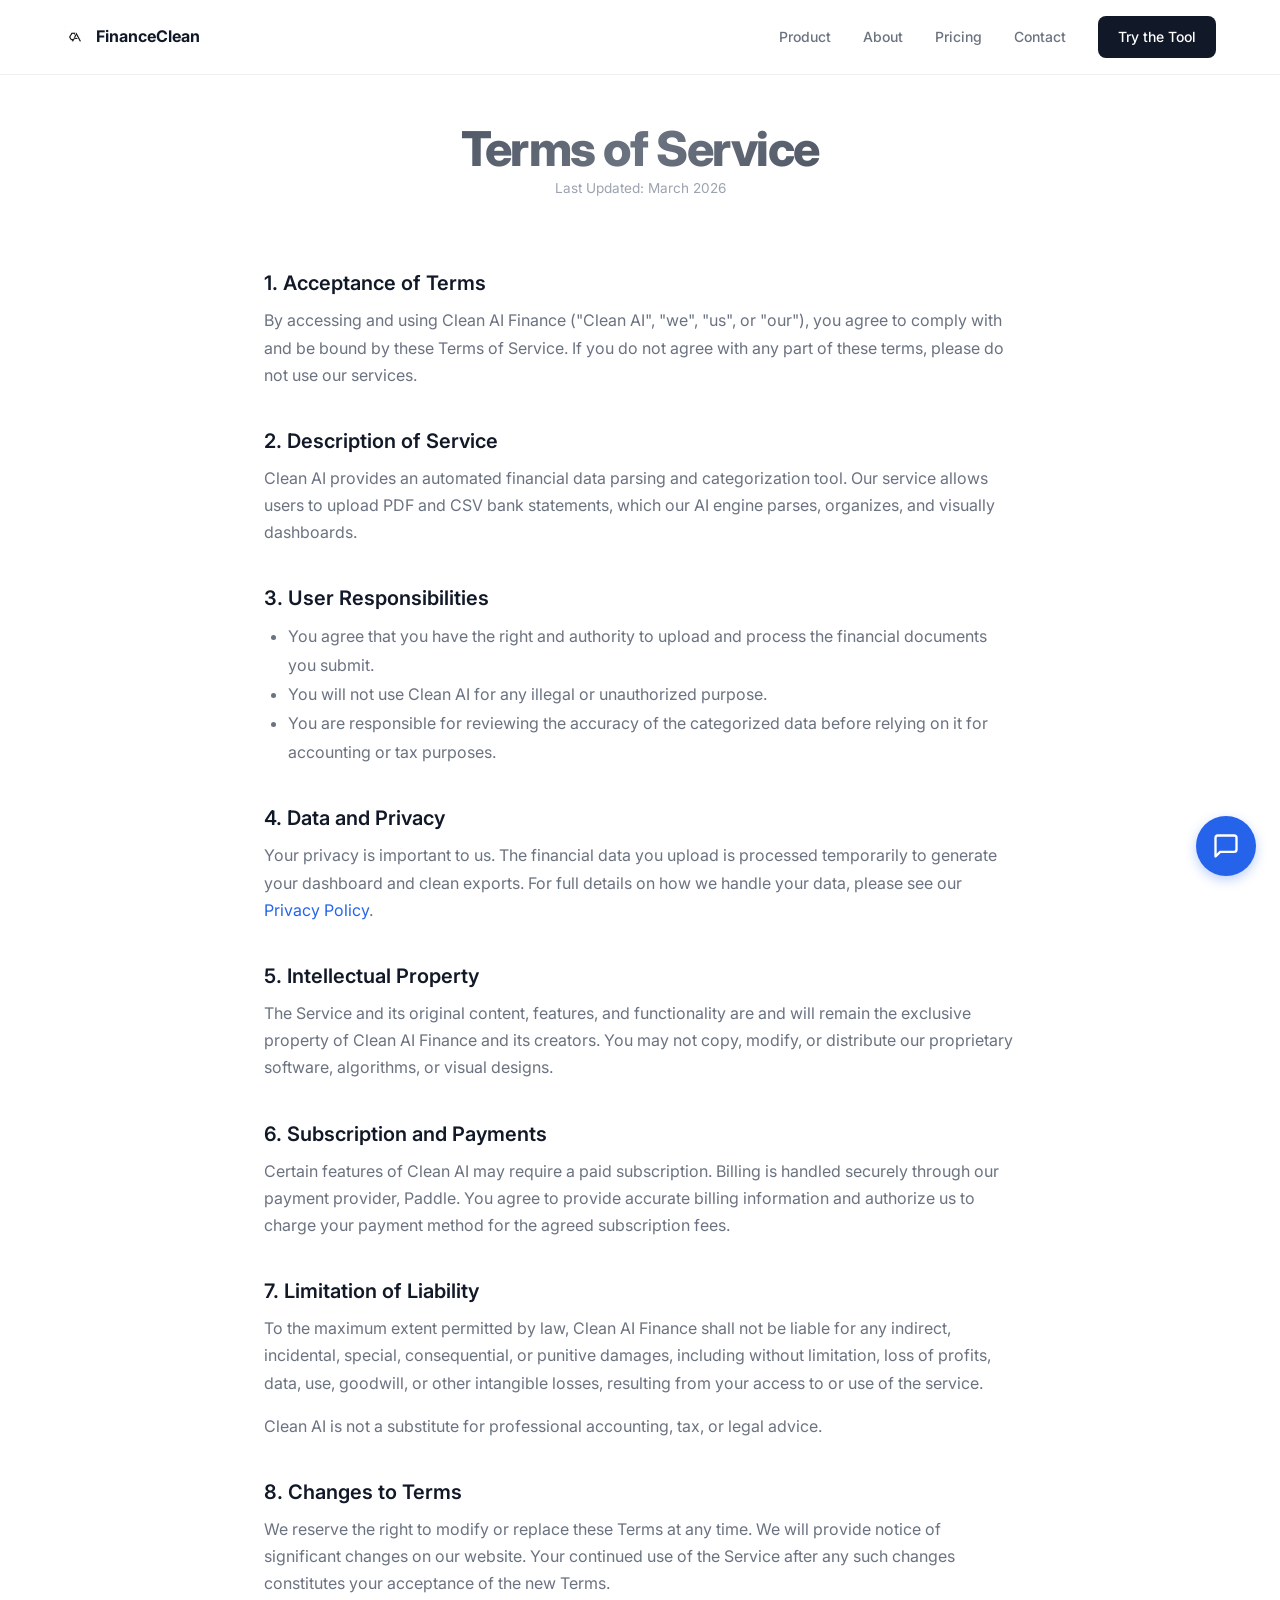
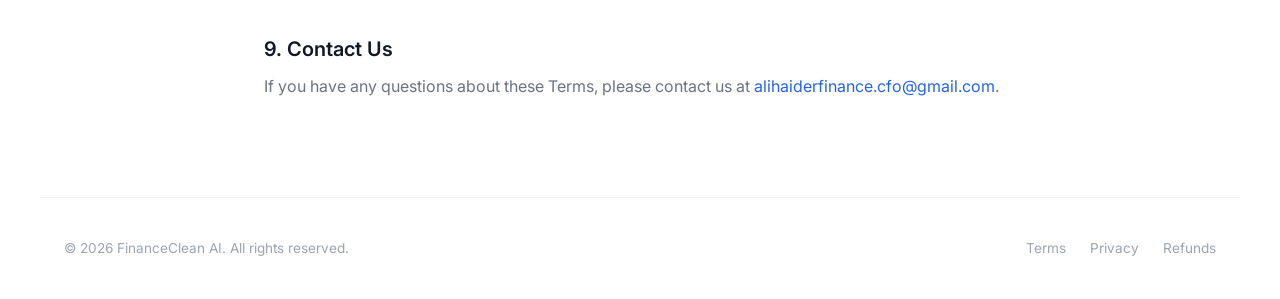
<file: terms.html>
<!DOCTYPE html>
<html lang="en">
<head>
    <meta charset="UTF-8">
    <meta name="viewport" content="width=device-width, initial-scale=1.0">
    <link rel="icon" type="image/png" href="assets/img/favicon.png">
    <title>Terms of Service — FinanceClean AI</title>
    <link rel="stylesheet" href="css/style.css">
</head>
<body>
    <div class="nav-wrap">
        <nav class="nav">
            <a href="index.html" class="logo"><img src="assets/img/logo.png" alt="FinanceClean AI"> FinanceClean</a>
            <div class="nav-items">
                <a href="index.html">Product</a>
                <a href="about.html">About</a>
                <a href="pricing.html">Pricing</a>
                <a href="contact.html">Contact</a>
                <a href="tool.html" class="btn-primary">Try the Tool</a>
            </div>
        </nav>
    </div>

    <header class="page-header">
        <h1 class="page-title">Terms of Service</h1>
        <p class="last-updated">Last Updated: March 2026</p>
    </header>

    <main class="container container-narrow" style="padding-top: 2rem;">
        <div class="legal-content">
            <h2>1. Acceptance of Terms</h2>
            <p>By accessing and using Clean AI Finance ("Clean AI", "we", "us", or "our"), you agree to comply with and be bound by these Terms of Service. If you do not agree with any part of these terms, please do not use our services.</p>

            <h2>2. Description of Service</h2>
            <p>Clean AI provides an automated financial data parsing and categorization tool. Our service allows users to upload PDF and CSV bank statements, which our AI engine parses, organizes, and visually dashboards.</p>

            <h2>3. User Responsibilities</h2>
            <ul>
                <li>You agree that you have the right and authority to upload and process the financial documents you submit.</li>
                <li>You will not use Clean AI for any illegal or unauthorized purpose.</li>
                <li>You are responsible for reviewing the accuracy of the categorized data before relying on it for accounting or tax purposes.</li>
            </ul>

            <h2>4. Data and Privacy</h2>
            <p>Your privacy is important to us. The financial data you upload is processed temporarily to generate your dashboard and clean exports. For full details on how we handle your data, please see our <a href="privacy.html">Privacy Policy</a>.</p>

            <h2>5. Intellectual Property</h2>
            <p>The Service and its original content, features, and functionality are and will remain the exclusive property of Clean AI Finance and its creators. You may not copy, modify, or distribute our proprietary software, algorithms, or visual designs.</p>

            <h2>6. Subscription and Payments</h2>
            <p>Certain features of Clean AI may require a paid subscription. Billing is handled securely through our payment provider, Paddle. You agree to provide accurate billing information and authorize us to charge your payment method for the agreed subscription fees.</p>

            <h2>7. Limitation of Liability</h2>
            <p>To the maximum extent permitted by law, Clean AI Finance shall not be liable for any indirect, incidental, special, consequential, or punitive damages, including without limitation, loss of profits, data, use, goodwill, or other intangible losses, resulting from your access to or use of the service.</p>
            <p>Clean AI is not a substitute for professional accounting, tax, or legal advice.</p>

            <h2>8. Changes to Terms</h2>
            <p>We reserve the right to modify or replace these Terms at any time. We will provide notice of significant changes on our website. Your continued use of the Service after any such changes constitutes your acceptance of the new Terms.</p>

            <h2>9. Contact Us</h2>
            <p>If you have any questions about these Terms, please contact us at <a href="mailto:alihaiderfinance.cfo@gmail.com">alihaiderfinance.cfo@gmail.com</a>.</p>
        </div>
    </main>

    <footer>
        <div>&copy; 2026 FinanceClean AI. All rights reserved.</div>
        <div class="f-links"><a href="terms.html">Terms</a><a href="privacy.html">Privacy</a><a href="refund.html">Refunds</a></div>
    </footer>
    <script src="chatbot.js?v=3"></script>
</body>
</html>
</file>
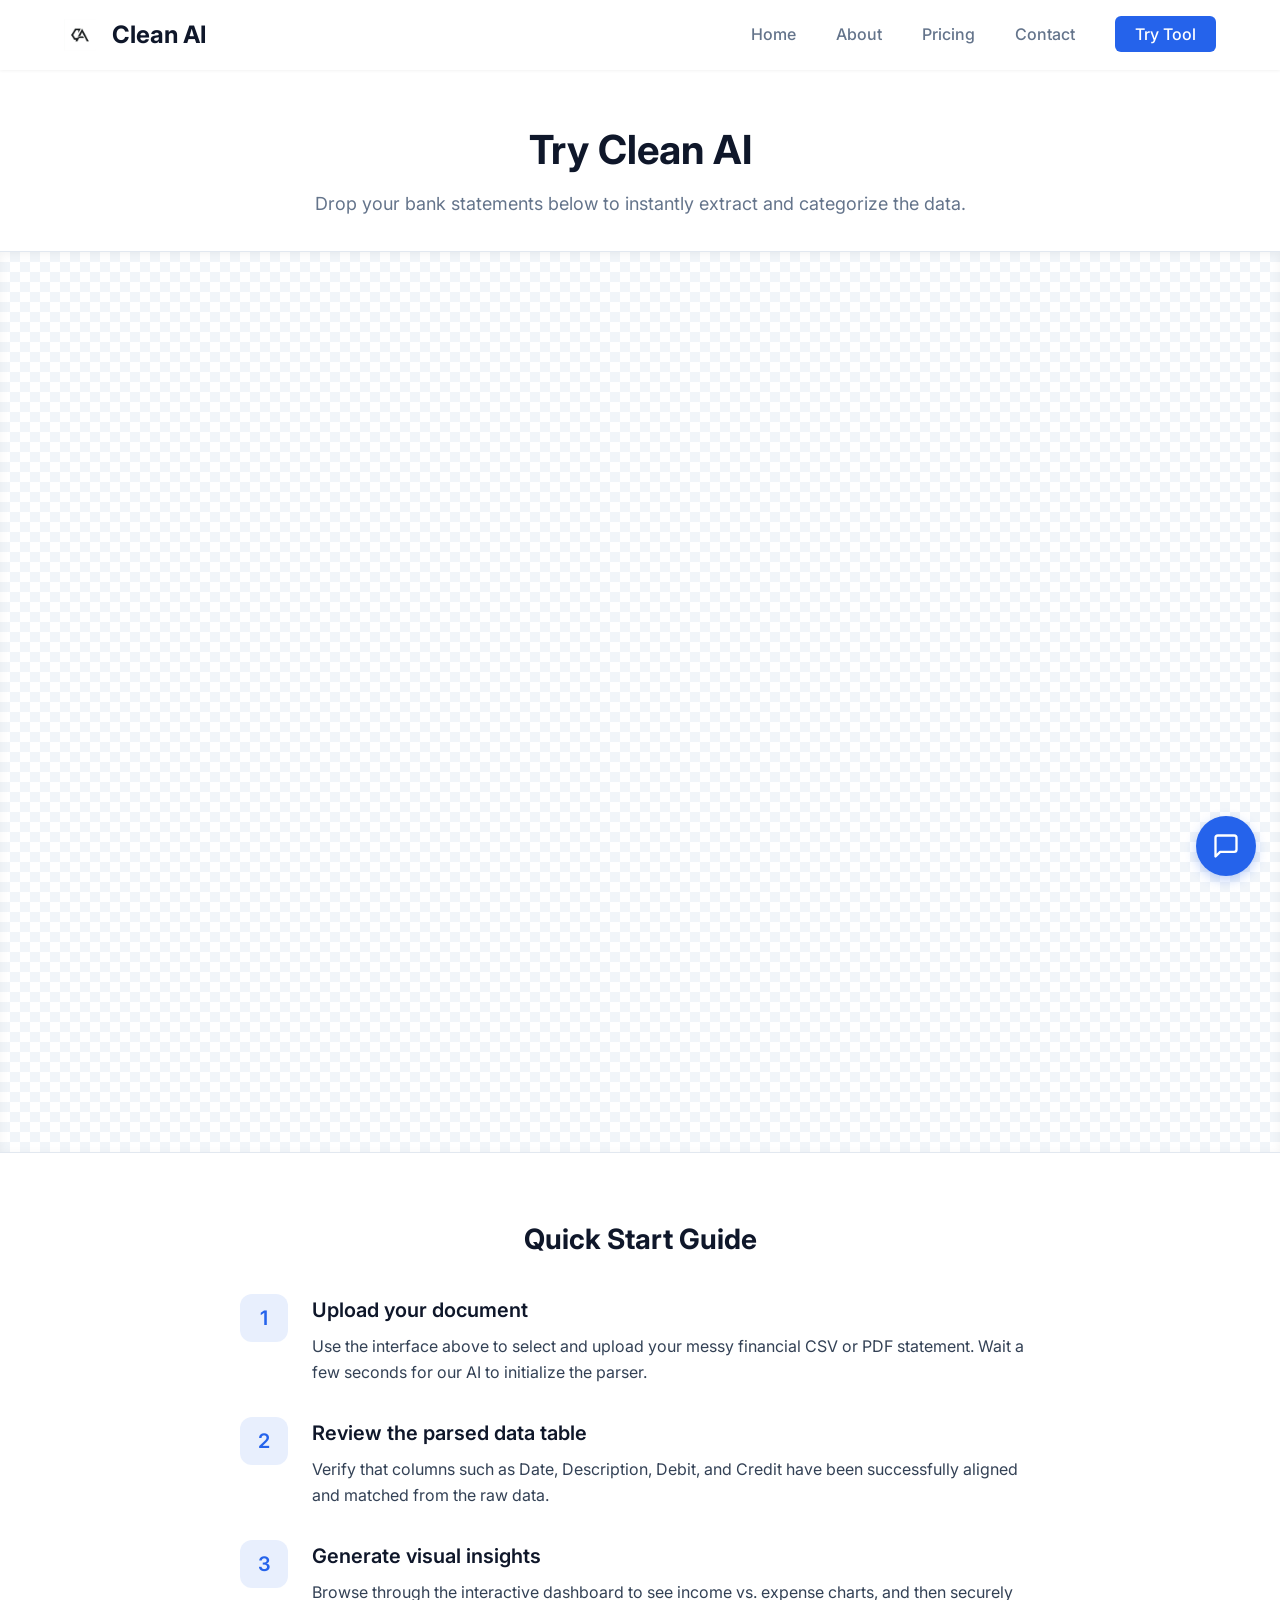
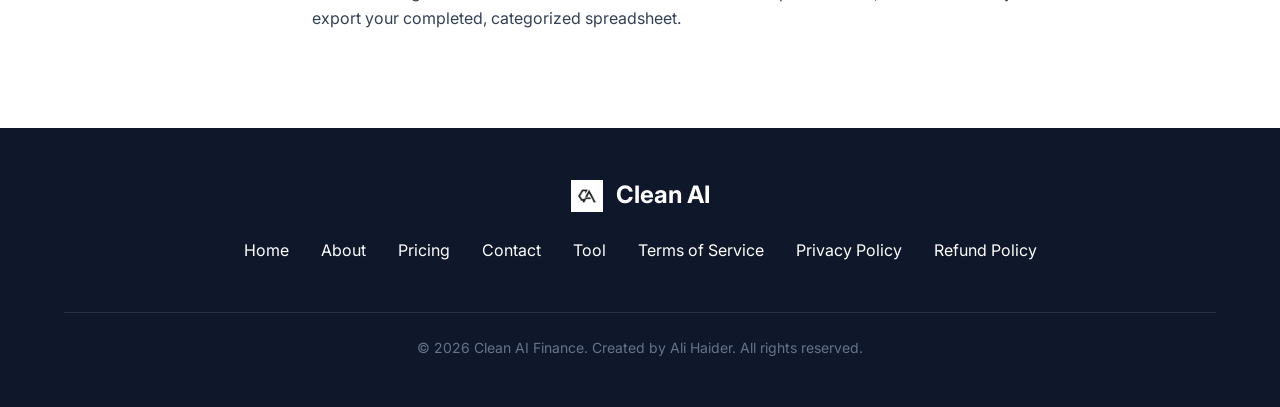
<file: tool.html>
<!DOCTYPE html>
<html lang="en">

<head>
    <meta charset="UTF-8">
    <meta name="viewport" content="width=device-width, initial-scale=1.0">
    <link rel="icon" type="image/png" href="favicon.png">
    <title>Try Clean AI - Financial Data Parsing Tool</title>
    <link href="https://fonts.googleapis.com/css2?family=Inter:wght@300;400;500;600;700&display=swap" rel="stylesheet">
    <style>
        :root {
            --primary-color: #2563eb;
            --primary-hover: #1d4ed8;
            --secondary-color: #0f172a;
            --text-main: #334155;
            --text-light: #64748b;
            --bg-body: #f8fafc;
            --bg-card: #ffffff;
            --font-family: 'Inter', sans-serif;
            --border-color: #e2e8f0;
        }

        * {
            margin: 0;
            padding: 0;
            box-sizing: border-box;
        }

        body {
            font-family: var(--font-family);
            color: var(--text-main);
            background-color: var(--bg-body);
            line-height: 1.6;
            display: flex;
            flex-direction: column;
            min-height: 100vh;
        }

        a {
            text-decoration: none;
            color: inherit;
            transition: all 0.3s ease;
        }

        /* Navigation */
        .navbar {
            background-color: #ffffff;
            box-shadow: 0 1px 3px rgba(0, 0, 0, 0.05);
            padding: 1rem 5%;
            display: flex;
            justify-content: space-between;
            align-items: center;
            position: sticky;
            top: 0;
            z-index: 1000;
        }

        .nav-brand {
            font-size: 1.5rem;
            font-weight: 700;
            color: var(--secondary-color);
            display: flex;
            align-items: center;
            gap: 0.5rem;
        }

        .nav-brand-icon {
            color: var(--primary-color);
        }

        .nav-links {
            display: flex;
            gap: 2.5rem;
            list-style: none;
            align-items: center;
        }

        .nav-links a {
            font-weight: 500;
            color: var(--text-light);
        }

        .nav-links a:hover,
        .nav-links a.active {
            color: var(--primary-color);
        }

        .btn-nav {
            background-color: var(--primary-color);
            color: #ffffff !important;
            padding: 0.5rem 1.25rem;
            border-radius: 6px;
            pointer-events: none;
            /* Active on this page anyway */
        }

        /* Tool specific header */
        .tool-header {
            text-align: center;
            padding: 3rem 5% 2rem;
            background-color: var(--bg-card);
            border-bottom: 1px solid var(--border-color);
        }

        .tool-header h1 {
            font-size: 2.5rem;
            font-weight: 700;
            color: var(--secondary-color);
            margin-bottom: 0.5rem;
        }

        .tool-header p {
            color: var(--text-light);
            font-size: 1.125rem;
        }

        /* Iframe Container */
        .iframe-container {
            width: 100%;
            height: 900px;
            background-color: #ffffff;
            /* Placeholder background while loading */
            background-image: linear-gradient(45deg, #f1f5f9 25%, transparent 25%),
                linear-gradient(-45deg, #f1f5f9 25%, transparent 25%),
                linear-gradient(45deg, transparent 75%, #f1f5f9 75%),
                linear-gradient(-45deg, transparent 75%, #f1f5f9 75%);
            background-size: 20px 20px;
            background-position: 0 0, 0 10px, 10px -10px, -10px 0px;
        }

        iframe {
            width: 100%;
            height: 100%;
            border: none;
            box-shadow: inset 0 2px 10px rgba(0, 0, 0, 0.05);
        }

        /* Instructions */
        .instructions-section {
            padding: 4rem 5%;
            background-color: var(--bg-card);
            border-top: 1px solid var(--border-color);
        }

        .instructions-container {
            max-width: 800px;
            margin: 0 auto;
        }

        .instructions-title {
            font-size: 1.75rem;
            font-weight: 700;
            color: var(--secondary-color);
            margin-bottom: 2rem;
            text-align: center;
        }

        .instruction-step {
            display: flex;
            gap: 1.5rem;
            margin-bottom: 2rem;
        }

        .step-icon {
            flex-shrink: 0;
            width: 48px;
            height: 48px;
            background-color: rgba(37, 99, 235, 0.1);
            color: var(--primary-color);
            border-radius: 12px;
            display: flex;
            align-items: center;
            justify-content: center;
            font-size: 1.25rem;
            font-weight: 600;
        }

        .step-content h4 {
            font-size: 1.25rem;
            font-weight: 600;
            color: var(--secondary-color);
            margin-bottom: 0.5rem;
        }

        .step-content p {
            color: var(--text-main);
        }

        /* Footer */
        footer {
            background-color: var(--secondary-color);
            color: #ffffff;
            padding: 3rem 5%;
            margin-top: auto;
        }

        .footer-content {
            max-width: 1200px;
            margin: 0 auto;
            display: flex;
            flex-direction: column;
            align-items: center;
            gap: 1.5rem;
        }

        .footer-logo {
            font-size: 1.5rem;
            font-weight: 700;
        }

        .footer-links {
            display: flex;
            gap: 2rem;
            list-style: none;
        }

        .footer-links a:hover {
            color: #94a3b8;
        }

        .copyright {
            color: #64748b;
            font-size: 0.875rem;
            margin-top: 1.5rem;
            padding-top: 1.5rem;
            border-top: 1px solid rgba(255, 255, 255, 0.1);
            width: 100%;
            text-align: center;
        }

        @media (max-width: 768px) {
            .nav-links {
                display: none;
            }

            .iframe-container {
                height: 750px;
            }

            .instruction-step {
                flex-direction: column;
                gap: 1rem;
            }
        }
    </style>
</head>

<body>
    <nav class="navbar">
        <a href="index.html" class="nav-brand"><img src="logo.png" alt="Clean AI Logo" style="height: 32px; width: auto; margin-right: 8px; vertical-align: middle;"> Clean AI</a>
        <ul class="nav-links">
            <li><a href="index.html">Home</a></li>
            <li><a href="about.html">About</a></li>
                <li><a href="pricing.html">Pricing</a></li>
            <li><a href="contact.html">Contact</a></li>
            <li><a href="tool.html" class="btn-nav">Try Tool</a></li>
        </ul>
    </nav>

    <header class="tool-header">
        <h1>Try Clean AI</h1>
        <p>Drop your bank statements below to instantly extract and categorize the data.</p>
    </header>

    <!-- Embedded Streamlit App -->
    <main>
        <div class="iframe-container">
            <!-- Live Streamlit Cloud URL -->
            <iframe src="https://ai-finance-clean.streamlit.app/?embedded=true"
                title="Clean AI Streamlit App"></iframe>
        </div>

        <section class="instructions-section">
            <div class="instructions-container">
                <h2 class="instructions-title">Quick Start Guide</h2>

                <div class="instruction-step">
                    <div class="step-icon">1</div>
                    <div class="step-content">
                        <h4>Upload your document</h4>
                        <p>Use the interface above to select and upload your messy financial CSV or PDF statement. Wait
                            a few seconds for our AI to initialize the parser.</p>
                    </div>
                </div>

                <div class="instruction-step">
                    <div class="step-icon">2</div>
                    <div class="step-content">
                        <h4>Review the parsed data table</h4>
                        <p>Verify that columns such as Date, Description, Debit, and Credit have been successfully
                            aligned and matched from the raw data.</p>
                    </div>
                </div>

                <div class="instruction-step">
                    <div class="step-icon">3</div>
                    <div class="step-content">
                        <h4>Generate visual insights</h4>
                        <p>Browse through the interactive dashboard to see income vs. expense charts, and then securely
                            export your completed, categorized spreadsheet.</p>
                    </div>
                </div>
            </div>
        </section>
    </main>

    <footer>
        <div class="footer-content">
            <div class="footer-logo"><img src="logo.png" alt="Clean AI Logo" style="height: 32px; width: auto; margin-right: 8px; vertical-align: middle;"> Clean AI</div>
            <ul class="footer-links">
                <li><a href="index.html">Home</a></li>
                <li><a href="about.html">About</a></li>
                <li><a href="pricing.html">Pricing</a></li>
                <li><a href="contact.html">Contact</a></li>
                <li><a href="tool.html">Tool</a></li>
                <li><a href="terms.html">Terms of Service</a></li>
                <li><a href="privacy.html">Privacy Policy</a></li>
                <li><a href="refund.html">Refund Policy</a></li>
            </ul>
            <div class="copyright">
                &copy; 2026 Clean AI Finance. Created by Ali Haider. All rights reserved.
            </div>
        </div>
    </footer>

    <!-- Custom Clean AI Chatbot Widget -->
    <script src="chatbot.js?v=2"></script>
</body>

</html>
</file>
<file: css/style.css>
/* =========================================================================
   GLOBAL DESIGN SYSTEM — CLEAN WHITE SAAS
   FinanceClean AI
   ========================================================================= */

@import url('https://fonts.googleapis.com/css2?family=Inter:wght@300;400;500;600;700;800&display=swap');

:root {
    --bg: #ffffff;
    --bg-light: #f8f9fa;
    --surface: #ffffff;
    --border: #e5e7eb;
    --border-light: #f0f0f0;
    --primary: #111827;
    --accent: #2563eb;
    --accent-hover: #1d4ed8;
    --text: #1f2937;
    --text-muted: #6b7280;
    --text-light: #9ca3af;
    --radius: 8px;
    --radius-lg: 12px;
    --shadow-sm: 0 1px 2px rgba(0,0,0,0.05);
    --shadow: 0 4px 6px -1px rgba(0,0,0,0.07), 0 2px 4px -2px rgba(0,0,0,0.05);
    --shadow-lg: 0 20px 40px -12px rgba(0,0,0,0.1);
    --container: 1200px;
    --section-padding: 80px;
    --font: 'Inter', -apple-system, BlinkMacSystemFont, sans-serif;
}

/* --- RESET --- */
*, *::before, *::after {
    margin: 0;
    padding: 0;
    box-sizing: border-box;
}

html { scroll-behavior: smooth; }

body {
    font-family: var(--font);
    background: var(--bg);
    color: var(--text);
    line-height: 1.6;
    -webkit-font-smoothing: antialiased;
    -moz-osx-font-smoothing: grayscale;
}

a { color: var(--accent); text-decoration: none; }
a:hover { color: var(--accent-hover); }
img { max-width: 100%; height: auto; display: block; }

/* --- TYPOGRAPHY --- */
h1, h2, h3, h4, h5, h6 {
    color: var(--primary);
    line-height: 1.2;
    font-weight: 700;
}

.page-title {
    font-size: clamp(2rem, 5vw, 3rem);
    font-weight: 800;
    letter-spacing: -0.03em;
    background: linear-gradient(135deg, #1f2937 0%, #6b7280 50%, #1f2937 100%);
    -webkit-background-clip: text;
    background-clip: text;
    -webkit-text-fill-color: transparent;
}

.page-subtitle {
    font-size: 1.125rem;
    color: var(--text-muted);
    font-weight: 400;
    max-width: 600px;
}

/* --- LAYOUT --- */
.container {
    max-width: var(--container);
    margin: 0 auto;
    padding: var(--section-padding) 24px;
}

.container-narrow {
    max-width: 800px;
    margin: 0 auto;
}

.text-center { text-align: center; }

/* --- NAVIGATION --- */
.nav {
    max-width: var(--container);
    margin: 0 auto;
    padding: 16px 24px;
    display: flex;
    justify-content: space-between;
    align-items: center;
    position: relative;
}

.nav-wrap {
    position: fixed;
    top: 0;
    left: 0;
    right: 0;
    z-index: 1000;
    background: rgba(255,255,255,0.95);
    backdrop-filter: blur(12px);
    border-bottom: 1px solid var(--border-light);
}

.logo {
    font-size: 1rem;
    font-weight: 700;
    color: var(--primary);
    display: flex;
    align-items: center;
    gap: 10px;
    text-decoration: none;
}

.logo img { height: 22px; }

.nav-items {
    display: flex;
    align-items: center;
    gap: 2rem;
}

.nav-items a {
    color: var(--text-muted);
    font-size: 0.875rem;
    font-weight: 500;
    text-decoration: none;
    transition: color 0.2s;
}

.nav-items a:hover, .nav-items a.active {
    color: var(--primary);
}

/* --- BUTTONS --- */
.btn-primary {
    display: inline-block;
    background: var(--primary);
    color: #fff !important;
    padding: 10px 20px;
    border-radius: var(--radius);
    font-size: 0.875rem;
    font-weight: 600;
    text-decoration: none;
    border: none;
    cursor: pointer;
    transition: background 0.2s, transform 0.1s;
}

.btn-primary:hover {
    background: #374151;
    transform: translateY(-1px);
    color: #fff !important;
}

.btn-large {
    padding: 14px 32px;
    font-size: 1rem;
}

.btn-outline {
    display: inline-block;
    background: transparent;
    color: var(--primary) !important;
    padding: 10px 20px;
    border-radius: var(--radius);
    font-size: 0.875rem;
    font-weight: 600;
    border: 1px solid var(--border);
    text-decoration: none;
    cursor: pointer;
    transition: all 0.2s;
}

.btn-outline:hover {
    background: var(--bg-light);
    border-color: var(--text-light);
}

.btn-full {
    display: block;
    width: 100%;
    text-align: center;
    padding: 12px;
}

/* --- PAGE HEADER (used by secondary pages) --- */
.page-header {
    text-align: center;
    padding: 120px 24px 40px;
    max-width: var(--container);
    margin: 0 auto;
}

.page-header .page-subtitle,
.page-header p {
    margin: 0 auto;
}

.last-updated {
    font-size: 0.85rem;
    color: var(--text-light);
    margin-top: 0.5rem;
}

/* --- HERO (homepage) --- */
.hero {
    text-align: center;
    padding: 140px 24px 0;
    max-width: var(--container);
    margin: 0 auto;
}

.hero .page-title {
    font-size: clamp(2.5rem, 6vw, 3.5rem);
    margin-bottom: 1.25rem;
}

.hero .page-subtitle {
    margin: 0 auto 2.5rem;
}

.hero-actions {
    display: flex;
    gap: 12px;
    justify-content: center;
    margin-bottom: 4rem;
}

.hero-image {
    max-width: 1000px;
    margin: 0 auto;
    border-radius: var(--radius-lg);
    overflow: hidden;
    box-shadow: var(--shadow-lg);
    border: 1px solid var(--border);
}

.hero-image img {
    width: 100%;
    display: block;
}

/* --- FEATURE GRID --- */
.feature-grid {
    display: grid;
    grid-template-columns: repeat(3, 1fr);
    gap: 2.5rem;
}

.feature-card {
    padding: 2rem 0;
}

.feature-card h3 {
    font-size: 1.125rem;
    font-weight: 600;
    margin-bottom: 0.75rem;
}

.feature-card p {
    color: var(--text-muted);
    font-size: 0.925rem;
    line-height: 1.65;
}

/* --- SECTION DIVIDER --- */
.section-label {
    font-size: 0.8rem;
    font-weight: 700;
    text-transform: uppercase;
    letter-spacing: 1.5px;
    color: var(--accent);
    margin-bottom: 1rem;
    display: block;
}

.section-title {
    font-size: clamp(1.75rem, 4vw, 2.5rem);
    font-weight: 700;
    letter-spacing: -0.02em;
    color: var(--primary);
    margin-bottom: 1rem;
}

.section-description {
    color: var(--text-muted);
    font-size: 1.05rem;
    max-width: 600px;
}

/* --- PRODUCT CARD (wide image + text) --- */
.product-card {
    background: var(--bg-light);
    border-radius: var(--radius-lg);
    overflow: hidden;
    border: 1px solid var(--border-light);
}

.product-card img {
    width: 100%;
    display: block;
}

.product-card-body {
    padding: 2.5rem;
}

.product-card-body h3 {
    font-size: 1.5rem;
    margin-bottom: 0.75rem;
}

.product-card-body p {
    color: var(--text-muted);
    font-size: 1rem;
    max-width: 550px;
    line-height: 1.65;
}

/* --- PRICING --- */
.pricing-grid {
    display: grid;
    grid-template-columns: repeat(3, 1fr);
    gap: 1.5rem;
    margin-top: 2rem;
}

.pricing-card {
    background: var(--bg);
    border: 1px solid var(--border);
    border-radius: var(--radius-lg);
    padding: 2rem;
    position: relative;
    transition: box-shadow 0.2s;
}

.pricing-card:hover { box-shadow: var(--shadow); }

.pricing-card.popular {
    border-color: var(--primary);
    box-shadow: var(--shadow);
}

.popular-badge {
    position: absolute;
    top: -12px;
    left: 50%;
    transform: translateX(-50%);
    background: var(--primary);
    color: #fff;
    font-size: 0.75rem;
    font-weight: 600;
    padding: 4px 16px;
    border-radius: 99px;
}

.plan-name {
    font-size: 1.1rem;
    font-weight: 600;
    margin-bottom: 0.75rem;
}

.plan-price {
    font-size: 2.5rem;
    font-weight: 800;
    letter-spacing: -0.03em;
    margin-bottom: 0.5rem;
}

.plan-price span {
    font-size: 1rem;
    font-weight: 400;
    color: var(--text-muted);
}

.plan-desc {
    color: var(--text-muted);
    font-size: 0.9rem;
    margin-bottom: 1.5rem;
}

.plan-features {
    list-style: none;
    padding: 0;
    margin-bottom: 1.5rem;
    font-size: 0.9rem;
    color: var(--text);
    line-height: 2;
}

.plan-features svg {
    width: 16px;
    height: 16px;
    vertical-align: middle;
    margin-right: 8px;
    color: #10b981;
}

/* --- LEGAL PAGES --- */
.legal-content h2 {
    font-size: 1.25rem;
    font-weight: 600;
    margin: 2.5rem 0 0.75rem;
    color: var(--primary);
}

.legal-content h2:first-child { margin-top: 0; }

.legal-content p {
    color: var(--text-muted);
    margin-bottom: 1rem;
    line-height: 1.7;
}

.legal-content ul {
    color: var(--text-muted);
    padding-left: 1.5rem;
    margin-bottom: 1rem;
    line-height: 1.8;
}

/* --- CONTENT BLOCKS (about page) --- */
.content-block {
    margin-bottom: 3rem;
    padding-bottom: 3rem;
    border-bottom: 1px solid var(--border-light);
}

.content-block:last-child { border-bottom: none; }

.content-block h2 {
    font-size: 1.35rem;
    font-weight: 600;
    margin-bottom: 1.25rem;
    display: flex;
    align-items: center;
    gap: 10px;
    color: var(--primary);
}

.content-block h2 svg { color: var(--accent); flex-shrink: 0; }

.content-block p {
    color: var(--text-muted);
    margin-bottom: 1rem;
    line-height: 1.7;
}

.highlight-quote {
    background: var(--bg-light);
    border-left: 3px solid var(--accent);
    padding: 1.25rem 1.5rem;
    margin: 1.5rem 0;
    font-style: italic;
    color: var(--text);
    border-radius: 0 var(--radius) var(--radius) 0;
}

/* --- CONTACT PAGE --- */
.contact-info {
    margin-bottom: 3rem;
}

.contact-info h3 {
    font-size: 1.25rem;
    margin-bottom: 0.75rem;
}

.contact-info > p {
    color: var(--text-muted);
    margin-bottom: 1.5rem;
}

.info-item {
    display: flex;
    align-items: center;
    gap: 12px;
    margin-bottom: 1rem;
    color: var(--text-muted);
}

.info-item svg { color: var(--accent); flex-shrink: 0; }

.social-links { margin-top: 1.5rem; }

.social-links a {
    color: var(--text-muted);
    transition: color 0.2s;
}

.social-links a:hover { color: var(--accent); }

/* --- FORMS --- */
.form-group { margin-bottom: 1.25rem; }

.form-label {
    display: block;
    font-size: 0.875rem;
    font-weight: 500;
    margin-bottom: 0.5rem;
    color: var(--text);
}

.form-control {
    width: 100%;
    padding: 10px 14px;
    border: 1px solid var(--border);
    border-radius: var(--radius);
    font-size: 0.9rem;
    font-family: var(--font);
    background: var(--bg);
    color: var(--text);
    transition: border-color 0.2s;
}

.form-control:focus {
    outline: none;
    border-color: var(--accent);
    box-shadow: 0 0 0 3px rgba(37,99,235,0.1);
}

textarea.form-control { min-height: 120px; resize: vertical; }

/* --- TOOL PAGE --- */
.tool-header {
    text-align: center;
    padding: 120px 24px 40px;
}

.tool-header h1 {
    font-size: 2rem;
    font-weight: 700;
    margin-bottom: 0.5rem;
}

.tool-header p {
    color: var(--text-muted);
    font-size: 1rem;
}

.iframe-container {
    max-width: var(--container);
    margin: 0 auto;
    padding: 0 24px;
}

.iframe-container iframe {
    width: 100%;
    height: 700px;
    border: 1px solid var(--border);
    border-radius: var(--radius-lg);
}

.instructions-section {
    max-width: var(--container);
    margin: 0 auto;
    padding: var(--section-padding) 24px;
}

.instructions-title {
    font-size: 1.5rem;
    font-weight: 700;
    margin-bottom: 2rem;
}

.instruction-step {
    display: flex;
    gap: 1.25rem;
    margin-bottom: 1.75rem;
    align-items: flex-start;
}

.step-icon {
    width: 36px;
    height: 36px;
    background: var(--bg-light);
    border: 1px solid var(--border);
    border-radius: 50%;
    display: flex;
    align-items: center;
    justify-content: center;
    font-weight: 700;
    font-size: 0.875rem;
    flex-shrink: 0;
    color: var(--accent);
}

.step-content h4 {
    font-size: 1rem;
    font-weight: 600;
    margin-bottom: 0.35rem;
}

.step-content p {
    color: var(--text-muted);
    font-size: 0.9rem;
    line-height: 1.6;
}

/* --- FOOTER --- */
footer {
    border-top: 1px solid var(--border-light);
    padding: 2.5rem 24px;
    max-width: var(--container);
    margin: 0 auto;
    display: flex;
    justify-content: space-between;
    align-items: center;
    font-size: 0.85rem;
    color: var(--text-light);
}

.f-links { display: flex; gap: 1.5rem; }

.f-links a {
    color: var(--text-light);
    text-decoration: none;
    transition: color 0.2s;
}

.f-links a:hover { color: var(--primary); }

/* --- RESPONSIVE --- */
@media (max-width: 768px) {
    :root { --section-padding: 48px; }
    .nav-items { display: none; }
    .feature-grid { grid-template-columns: 1fr; }
    .pricing-grid { grid-template-columns: 1fr; }
    .hero { padding-top: 100px; }
    .page-header { padding-top: 100px; }
    .tool-header { padding-top: 100px; }
    footer { flex-direction: column; gap: 1rem; text-align: center; }
    .hero-actions { flex-direction: column; align-items: center; }
}
</file>
